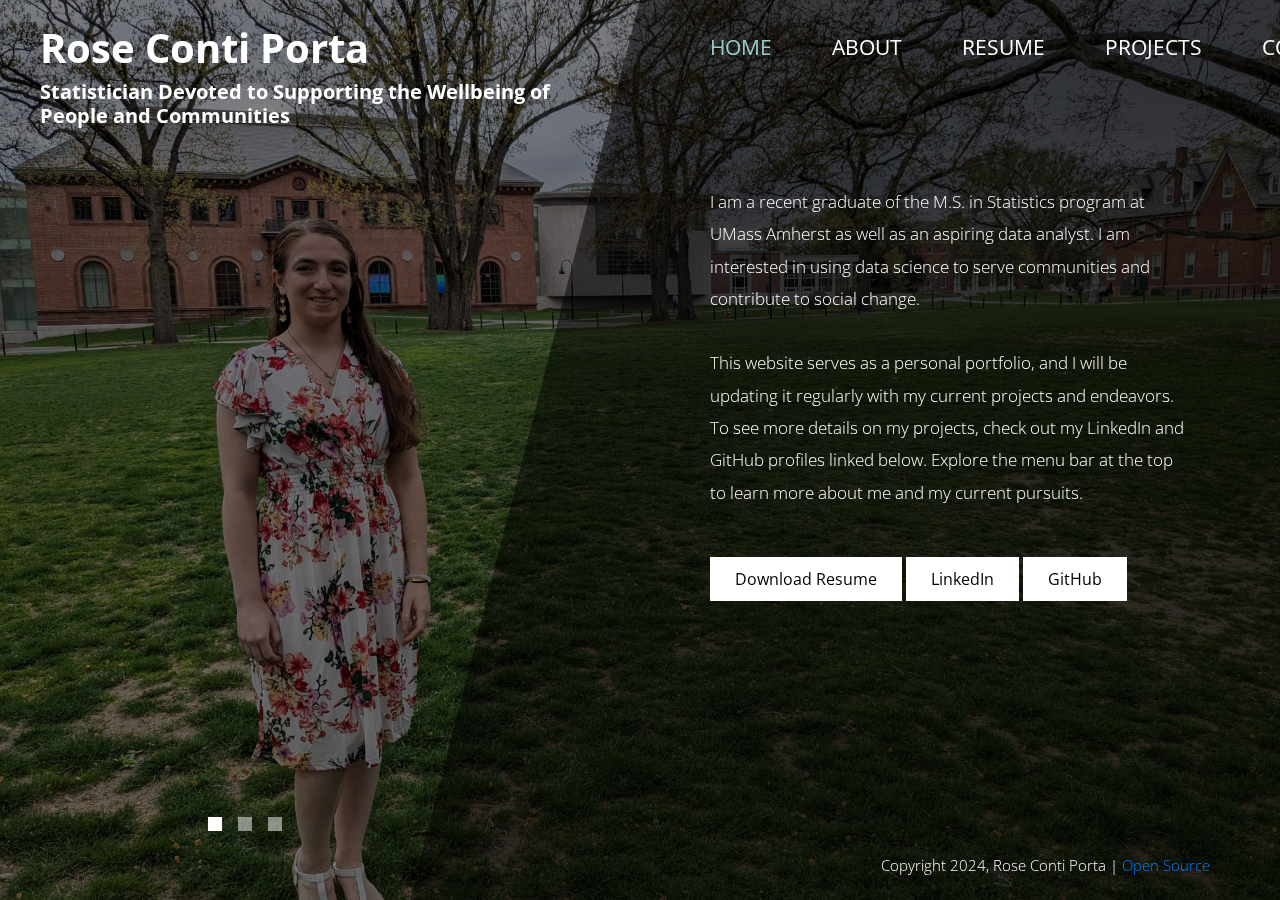
<file: index.html>
<!DOCTYPE html>
<html lang="en">

<head>
    <meta charset="UTF-8">
    <meta name="viewport" content="width=device-width, initial-scale=1.0">
    <meta http-equiv="X-UA-Compatible" content="ie=edge">
    <title>Rose Porta: Home</title>
    <link href="https://fonts.googleapis.com/css?family=Open+Sans:300,400" rel="stylesheet" /> <!-- https://fonts.google.com/ -->
    <link href="css/bootstrap.min.css" rel="stylesheet" /> <!-- https://getbootstrap.com/ -->
    <link href="fontawesome/css/all.min.css" rel="stylesheet" /> <!-- https://fontawesome.com/ -->
    <link href="css/templatemo-diagoona.css" rel="stylesheet" />
</head>

<body>
    <div class="tm-container">        
        <div>
            <div class="tm-row pt-4">
                <div class="tm-col-left">
                    <div class="tm-site-header media">
                        <div class="media-body">
                            <h1 class="tm-sitename" style="color:#ffffff"><b>Rose Conti Porta</b></h1>
                             <h5 style="color:#ffffff"><b>Statistician Devoted to Supporting the Wellbeing of People and Communities</b></h5> 
                        </div>        
                    </div>
                </div>
                <div class="tm-col-right">
                    <nav class="navbar navbar-expand-lg" id="tm-main-nav">
                        <button class="navbar-toggler toggler-example mr-0 ml-auto" type="button" 
                            data-toggle="collapse" data-target="#navbar-nav" 
                            aria-controls="navbar-nav" aria-expanded="false" aria-label="Toggle navigation">
                            <span><i class="fas fa-bars"></i></span>
                        </button>
                        <div class="collapse navbar-collapse tm-nav" id="navbar-nav">
                            <ul class="navbar-nav text-uppercase">
                                <li class="nav-item active">
                                    <a class="nav-link tm-nav-link" href="#">Home <span class="sr-only">(current)</span></a>
                                </li>
                                <li class="nav-item">
                                    <a class="nav-link tm-nav-link" href="about.html">About</a>
                                </li>
                                <li class="nav-item">
                                    <a class="nav-link tm-nav-link" href="resume.html">Resume</a>
                                </li>      
                                <li class="nav-item">
                                    <a class="nav-link tm-nav-link" href="projects.html">Projects</a>
                                </li>                       
                                <li class="nav-item">
                                    <a class="nav-link tm-nav-link" href="mailto:rosecporta@icloud.com">Contact</a>
                                </li>
                            </ul>                            
                        </div>                        
                    </nav>
                </div>
            </div>
            
            <div class="tm-row">
                <div class="tm-col-left"></div>
                <main class="tm-col-right">
                    <section class="tm-content">
                        <!-- <br><h5>Data Science & Community Engagement Student</h5><br> <!-- make that <h2 class="mb-5 tm-content-title"> for prior changes -->
                        <p class="mb-5">I am a recent graduate of the M.S. in Statistics program at UMass Amherst as well as an aspiring data analyst. I am interested in using data science to serve communities and contribute to social change.<br><br>This website serves as a personal portfolio, and I will be updating it regularly with my current projects and endeavors. To see more details on my projects, check out my LinkedIn and GitHub profiles linked below. Explore the menu bar at the top to learn more about me and my current pursuits.</p>
                        <!-- <hr class="mb-5"> -->
                        <a href="https://github.com/rporta23/rporta23.github.io/blob/main/assets/Rose%20Porta%20Resume.pdf" class="btn btn-primary" target="_blank" rel="noopener noreferrer">Download Resume</a>
                        <a href="https://www.linkedin.com/in/rporta23" class="btn btn-primary" rel="noopener noreferrer" target="_blank">LinkedIn</a>
                        <a href="https://github.com/rporta23" class="btn btn-primary" rel="noopener noreferrer" target="_blank">GitHub</a>
                    </section>
                </main>
            </div>
        </div>     

        <div class="tm-row">
            <div class="tm-col-left text-center">            
                <ul class="tm-bg-controls-wrapper">
                    <li class="tm-bg-control active" data-id="0"></li>
                    <li class="tm-bg-control" data-id="1"></li>
                    <li class="tm-bg-control" data-id="2"></li>
                </ul>            
            </div>        
            <div class="tm-col-right tm-col-footer">
                <footer class="tm-site-footer text-right">
                    <p class="mb-0">Copyright 2024, Rose Conti Porta | <a href="https://github.com/rporta23/rporta23.github.io" target="_blank" rel="noopener noreferrer">Open Source</a>
                    <script id="umaring_js" src="https://umaring.mkr.cx/ring.js?id=rporta"></script>
                    <div id="umaring"></div>   
                </footer>
            </div>  
        </div>

        <!-- Diagonal background design -->
        <div class="tm-bg">
            <div class="tm-bg-left"></div>
            <div class="tm-bg-right"></div>
        </div>
    </div>

    <script src="js/jquery-3.4.1.min.js"></script>
    <script src="js/bootstrap.min.js"></script>
    <script src="js/jquery.backstretch.min.js"></script>
    <script src="js/background.js"></script>
    <script src="js/delCookies.js"></script> <!-- We do not need cookies, messes up with bg image and stuff -->
</body>
</html>
</file>
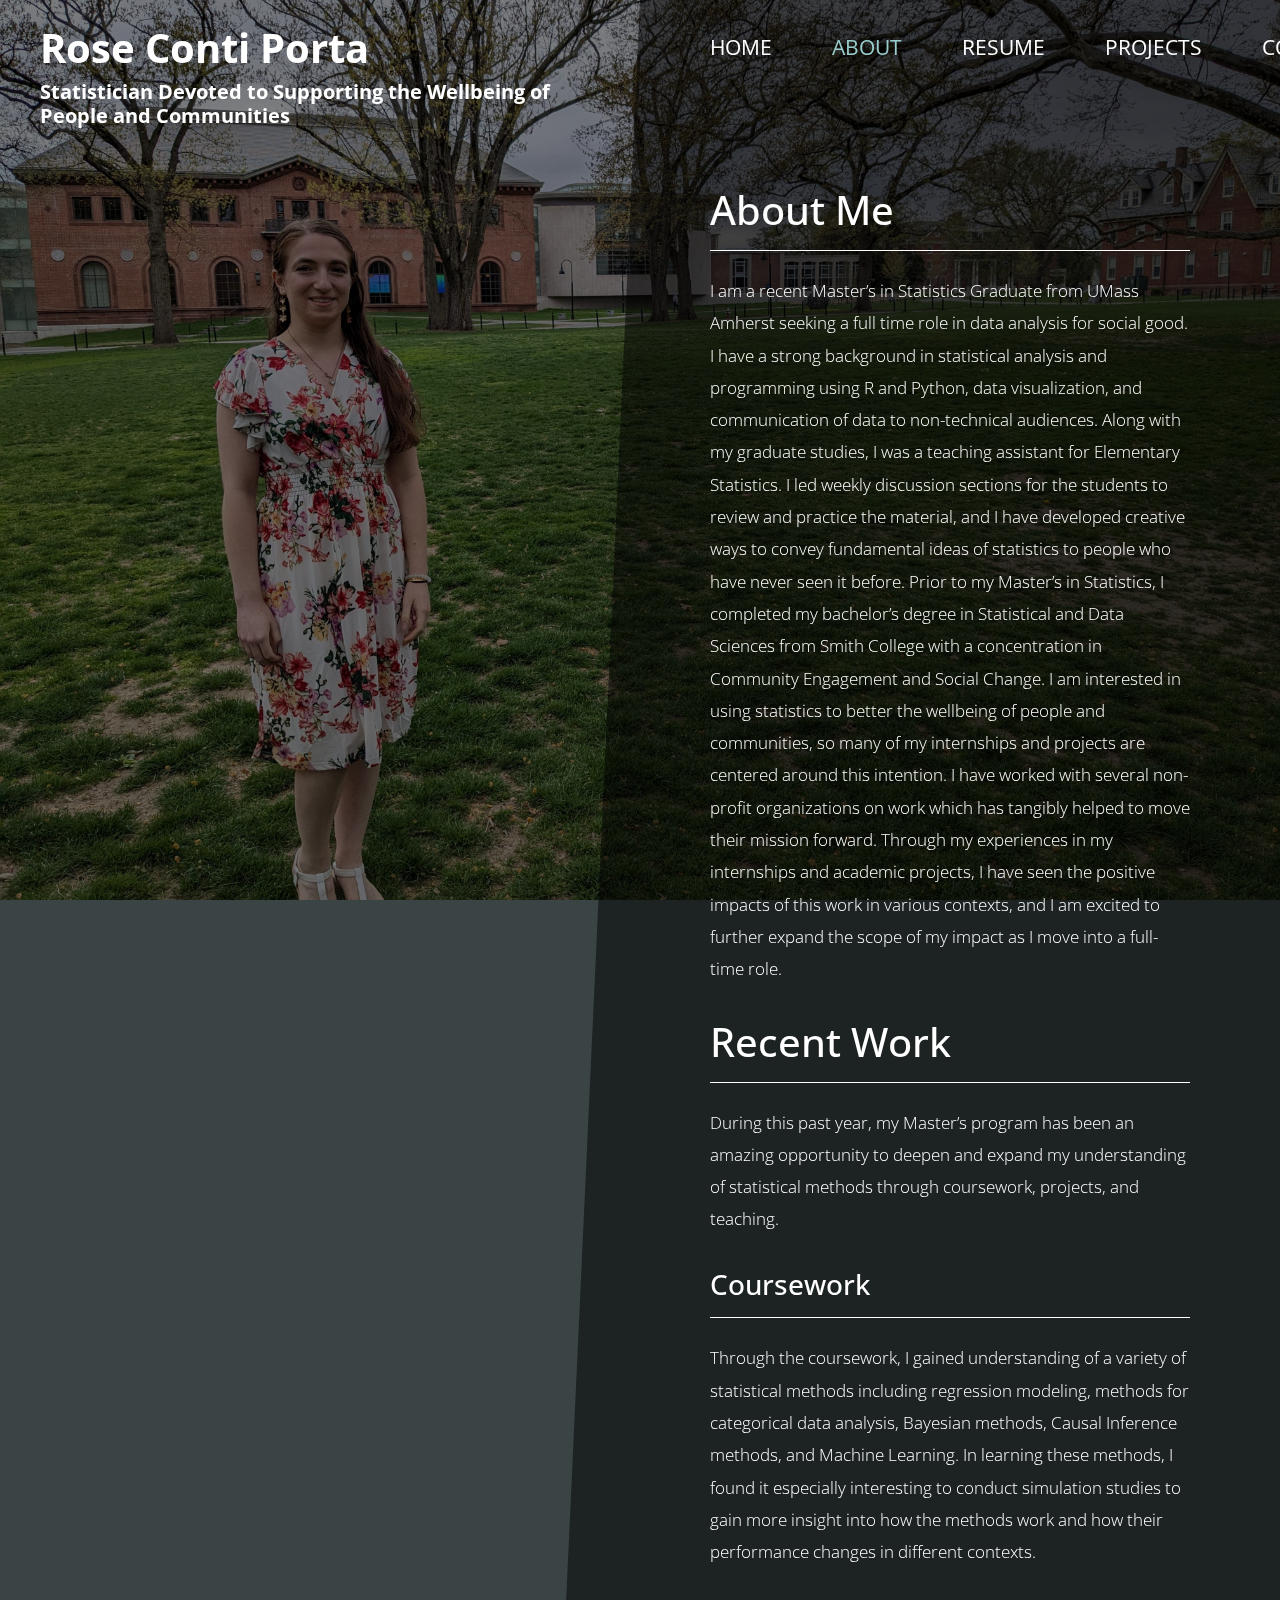
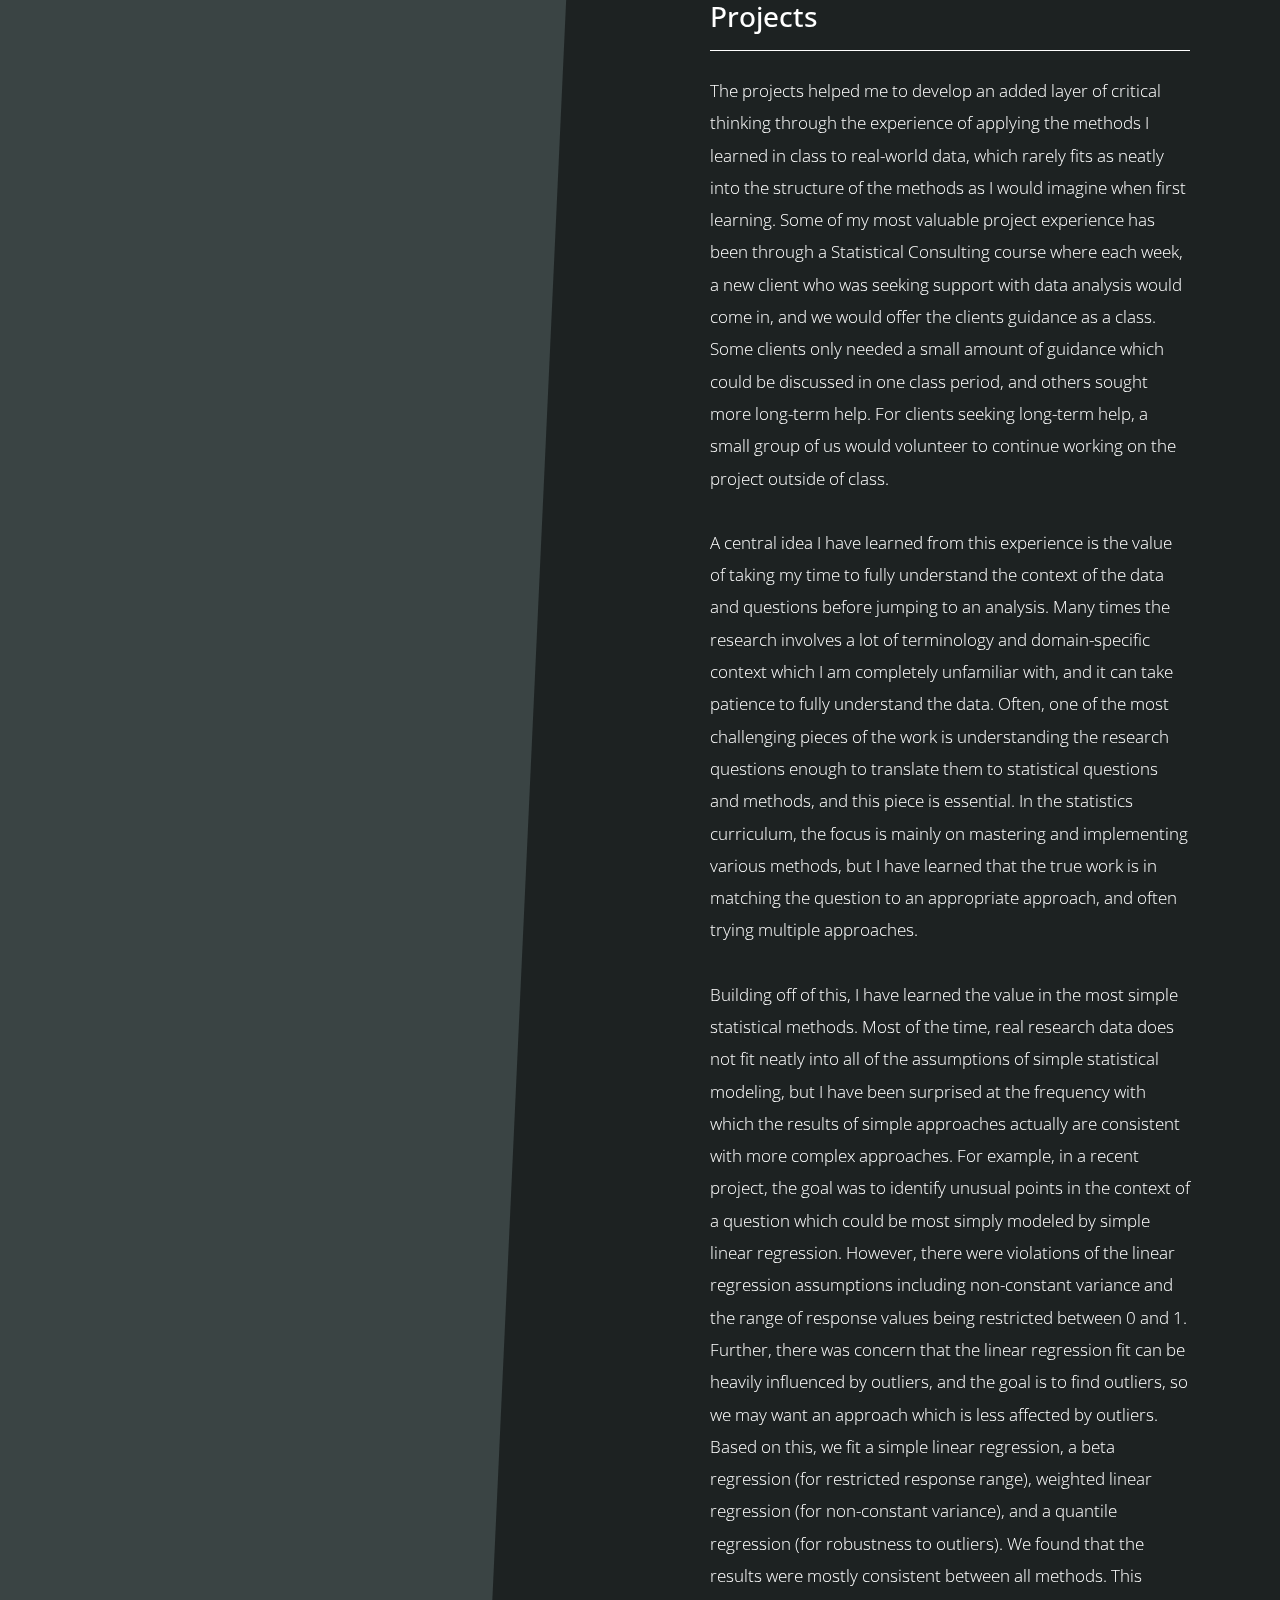
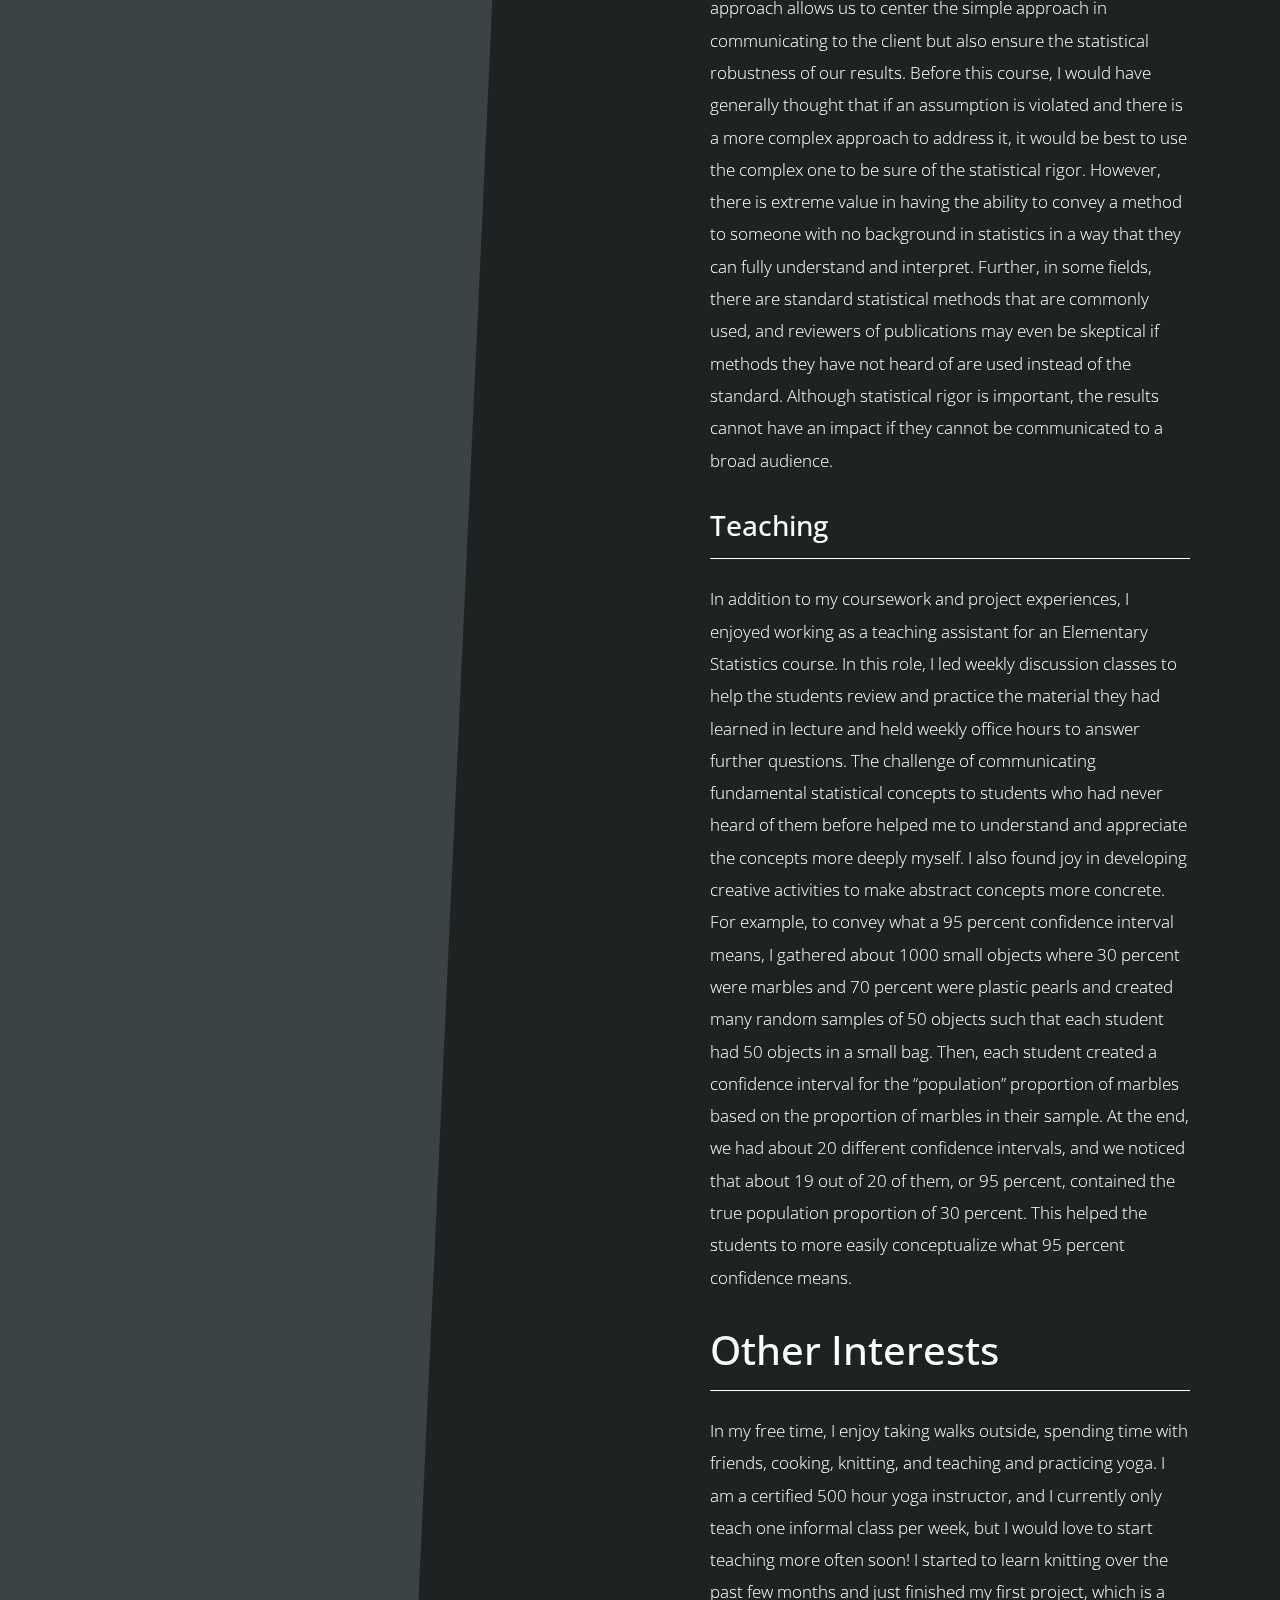
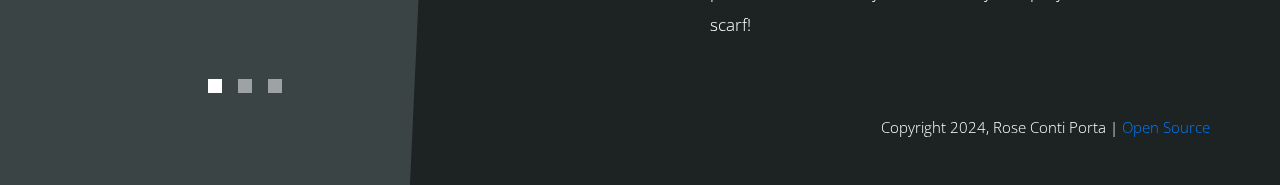
<file: about.html>
<!DOCTYPE html>
<html lang="en">

<head>
    <meta charset="UTF-8">
    <meta name="viewport" content="width=device-width, initial-scale=1.0">
    <meta http-equiv="X-UA-Compatible" content="ie=edge">
    <title>About Me</title>
    <link href="https://fonts.googleapis.com/css?family=Open+Sans:300,400" rel="stylesheet" /> <!-- https://fonts.google.com/ -->
    <link href="css/bootstrap.min.css" rel="stylesheet" /> <!-- https://getbootstrap.com/ -->
    <link href="fontawesome/css/all.min.css" rel="stylesheet" /> <!-- https://fontawesome.com/ -->
    <link href="css/templatemo-diagoona.css" rel="stylesheet" />
</head>

<body>
    <div class="tm-container">        
        <div>
            <div class="tm-row pt-4">
                <div class="tm-col-left">
                    <div class="tm-site-header media">
                        <div class="media-body">
                            <h1 class="tm-sitename" style="color:#ffffff"><b>Rose Conti Porta</b></h1>
                            <h5 style="color: #ffffff;"><b>Statistician Devoted to Supporting the Wellbeing of People and Communities</b></h5>
                        </div>        
                    </div>
                </div>
                <div class="tm-col-right">
                    <nav class="navbar navbar-expand-lg" id="tm-main-nav">
                        <button class="navbar-toggler toggler-example mr-0 ml-auto" type="button" 
                            data-toggle="collapse" data-target="#navbar-nav" 
                            aria-controls="navbar-nav" aria-expanded="false" aria-label="Toggle navigation">
                            <span><i class="fas fa-bars"></i></span>
                        </button>
                        <div class="collapse navbar-collapse tm-nav" id="navbar-nav">
                            <ul class="navbar-nav text-uppercase">
                                <li class="nav-item">
                                    <a class="nav-link tm-nav-link" href="index.html">Home</a>
                                </li>
                                <li class="nav-item active">
                                    <a class="nav-link tm-nav-link" href="about.html">About <span class="sr-only">(current)</span></a>
                                </li>
                                <li class="nav-item">
                                    <a class="nav-link tm-nav-link" href="resume.html">Resume</a>
                                </li>  
                                <li class="nav-item">
                                    <a class="nav-link tm-nav-link" href="projects.html">Projects</a>
                                </li>                          
                                <li class="nav-item">
                                    <a class="nav-link tm-nav-link" href="mailto:rosecporta@icloud.com">Contact</a>
                                </li>
                            </ul>                            
                        </div>                        
                    </nav>
                </div>
            </div> 
            
            <div class="tm-row">
                <div class="tm-col-left"></div>
                <main class="tm-col-right">
                    <section class="tm-content tm-about">
                        <h1>About Me</h1>
                        <hr class="mb-4">
                        <div class="media my-3">
                            <div class="media-body">
                                <p>I am a recent Master’s in Statistics Graduate from UMass Amherst seeking a full time role in data analysis for social good. I have a strong background in statistical analysis and programming using R and Python, data visualization, and communication of data to non-technical audiences. Along with my graduate studies, I was a teaching assistant for Elementary Statistics. I led weekly discussion sections for the students to review and practice the material, and I have developed creative ways to convey fundamental ideas of statistics to people who have never seen it before. Prior to my Master’s in Statistics, I completed my bachelor’s degree in Statistical and Data Sciences from Smith College with a concentration in Community Engagement and Social Change. I am interested in using statistics to better the wellbeing of people and communities, so many of my internships and projects are centered around this intention. I have worked with several non-profit organizations on work which has tangibly helped to move their mission forward. Through my experiences in my internships and academic projects, I have seen the positive impacts of this work in various contexts, and I am excited to further expand the scope of my impact as I move into a full-time role.</p>
                            </div> 
                        </div>

                        <h1>Recent Work</h1>
                        <hr class="mb-4">
                        
                        <div class="media my-3">
                            <div class="media-body">
                                <p>During this past year, my Master’s program has been an amazing opportunity to deepen and expand my understanding of statistical methods through coursework, projects, and teaching.</p>
                            </div> 
                        </div>

                        <h3>Coursework</h3>
                        <hr class="mb-4">

                        <div class="media my-3">
                            <div class="media-body">
                                <p> Through the coursework, I gained understanding of a variety of statistical methods including regression modeling, methods for categorical data analysis, Bayesian methods, Causal Inference methods, and Machine Learning. In learning these methods, I found it especially interesting to conduct simulation studies to gain more insight into how the methods work and how their performance changes in different contexts. 
                                </p>
                            </div> 
                        </div>

                        <h3>Projects</h3>
                        <hr class="mb-4">

                        <div class="media my-3">
                            <div class="media-body">
                                <p> The projects helped me to develop an added layer of critical thinking through the experience of applying the methods I learned in class to real-world data, which rarely fits as neatly into the structure of the methods as I would imagine when first learning. Some of my most valuable project experience has been through a Statistical Consulting course where each week, a new client who was seeking support with data analysis would come in, and we would offer the clients guidance as a class. Some clients only needed a small amount of guidance which could be discussed in one class period, and others sought more long-term help. For clients seeking long-term help, a small group of us would volunteer to continue working on the project outside of class. 
                                </p>
                            </div> 
                        </div>
                    <div class="media my-3">
                        <div class="media-body">
                            <p> A central idea I have learned from this experience is the value of taking my time to fully understand the context of the data and questions before jumping to an analysis. Many times the research involves a lot of terminology and domain-specific context which I am completely unfamiliar with, and it can take patience to fully understand the data. Often, one of the most challenging pieces of the work is understanding the research questions enough to translate them to statistical questions and methods, and this piece is essential. In the statistics curriculum, the focus is mainly on mastering and implementing various methods, but I have learned that the true work is in matching the question to an appropriate approach, and often trying multiple approaches. 
                            </p>
                        </div> 
                    </div>
                <div class="media my-3">
                    <div class="media-body">
                        <p> Building off of this, I have learned the value in the most simple statistical methods. Most of the time, real research data does not fit neatly into all of the assumptions of simple statistical modeling, but I have been surprised at the frequency with which the results of simple approaches actually are consistent with more complex approaches. For example, in a recent project, the goal was to identify unusual points in the context of a question which could be most simply modeled by simple linear regression. However, there were violations of the linear regression assumptions including non-constant variance and the range of response values being restricted between 0 and 1. Further, there was concern that the linear regression fit can be heavily influenced by outliers, and the goal is to find outliers, so we may want an approach which is less affected by outliers. Based on this, we fit a simple linear regression, a beta regression (for restricted response range), weighted linear regression (for non-constant variance), and a quantile regression (for robustness to outliers). We found that the results were mostly consistent between all methods. This approach allows us to center the simple approach in communicating to the client but also ensure the statistical robustness of our results. Before this course, I would have generally thought that if an assumption is violated and there is a more complex approach to address it, it would be best to use the complex one to be sure of the statistical rigor. However, there is extreme value in having the ability to convey a method to someone with no background in statistics in a way that they can fully understand and interpret. Further, in some fields, there are standard statistical methods that are commonly used, and reviewers of publications may even be skeptical if methods they have not heard of are used instead of the standard. Although statistical rigor is important, the results cannot have an impact if they cannot be communicated to a broad audience. 
                        </p>
                    </div> 
                </div>

                <h3>Teaching</h3>
                <hr class="mb-4">

                <div class="media my-3">
                    <div class="media-body">
                        <p> In addition to my coursework and project experiences, I enjoyed working as a teaching assistant for an Elementary Statistics course. In this role, I led weekly discussion classes to help the students review and practice the material they had learned in lecture and held weekly office hours to answer further questions. The challenge of communicating fundamental statistical concepts to students who had never heard of them before helped me to understand and appreciate the concepts more deeply myself. I also found joy in developing creative activities to make abstract concepts more concrete. For example, to convey what a 95 percent confidence interval means, I gathered about 1000 small objects where 30 percent were marbles and 70 percent were plastic pearls and created many random samples of 50 objects such that each student had 50 objects in a small bag. Then, each student created a confidence interval for the “population” proportion of marbles based on the proportion of marbles in their sample. At the end, we had about 20 different confidence intervals, and we noticed that about 19 out of 20 of them, or 95 percent, contained the true population proportion of 30 percent. This helped the students to more easily conceptualize what 95 percent confidence means.  
                        </p>
                    </div> 
            </div>

            <h1>Other Interests</h1>
            <hr class="mb-4">

                        <div class="media my-3">
                            <div class="media-body">
                                <p> In my free time, I enjoy taking walks outside, spending time with friends, cooking, knitting, and teaching and practicing yoga. I am a certified 500 hour yoga instructor, and I currently only teach one informal class per week, but I would love to start teaching more often soon! I started to learn knitting over the past few months and just finished my first project, which is a scarf! </p>
                            </div> 
                        </div>
                    </section>
                </main>
            </div>
        </div>        

        <div class="tm-row">
            <div class="tm-col-left text-center">            
                <ul class="tm-bg-controls-wrapper">
                    <li class="tm-bg-control active" data-id="0"></li>
                    <li class="tm-bg-control" data-id="1"></li>
                    <li class="tm-bg-control" data-id="2"></li>
                </ul>            
            </div>        
            <div class="tm-col-right tm-col-footer">
                <footer class="tm-site-footer text-right">
                    <p class="mb-0">Copyright 2024, Rose Conti Porta | <a href="https://github.com/rporta23/rporta23.github.io" target="_blank" rel="noopener noreferrer">Open Source</a></p>
                    <script id="umaring_js" src="https://umaring.mkr.cx/ring.js?id=rporta"></script>
                    <div id="umaring"></div><br>  
                </footer>
            </div>   
        </div>        

        <!-- Diagonal background design -->
        <div class="tm-bg">
            <div class="tm-bg-left"></div>
            <div class="tm-bg-right"></div>
        </div>
    </div>

    <script src="js/jquery-3.4.1.min.js"></script>
    <script src="js/bootstrap.min.js"></script>
    <script src="js/jquery.backstretch.min.js"></script>
    <script src="js/background.js"></script>
</body>
</html>
</file>
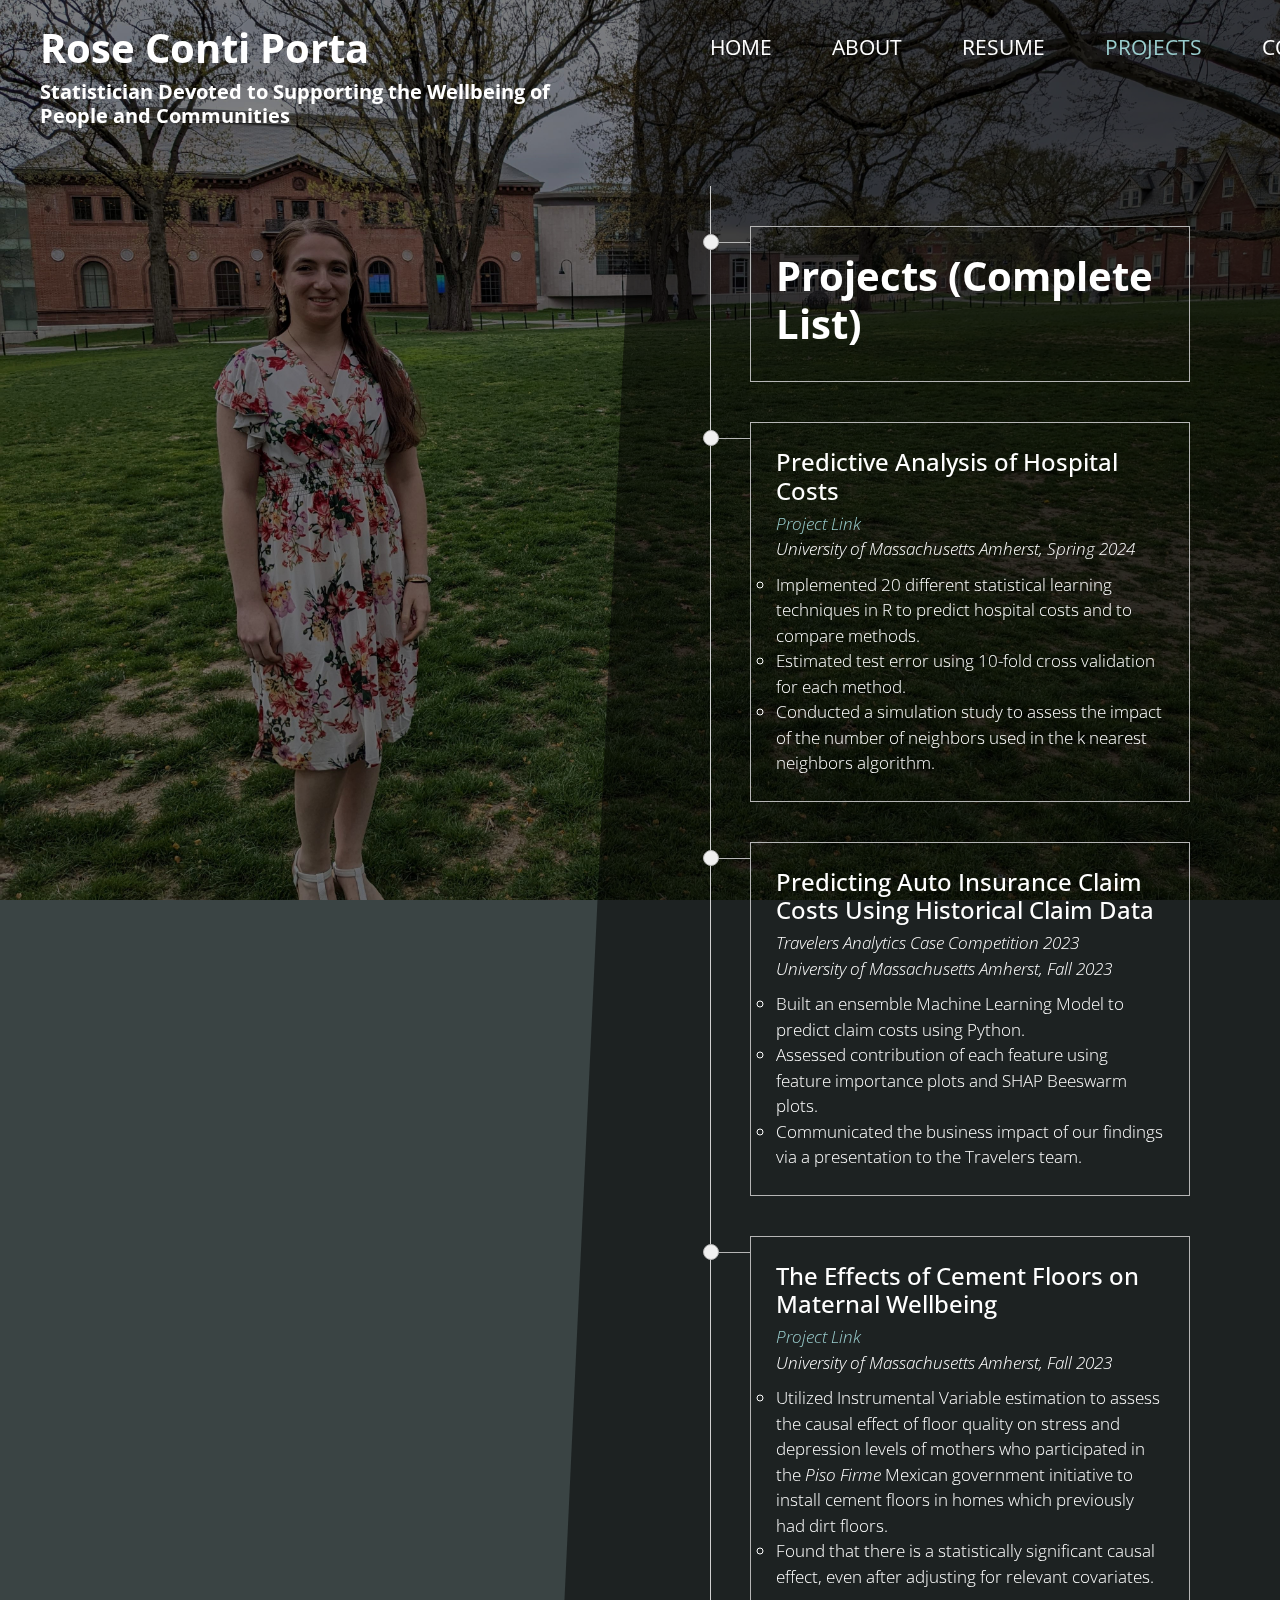
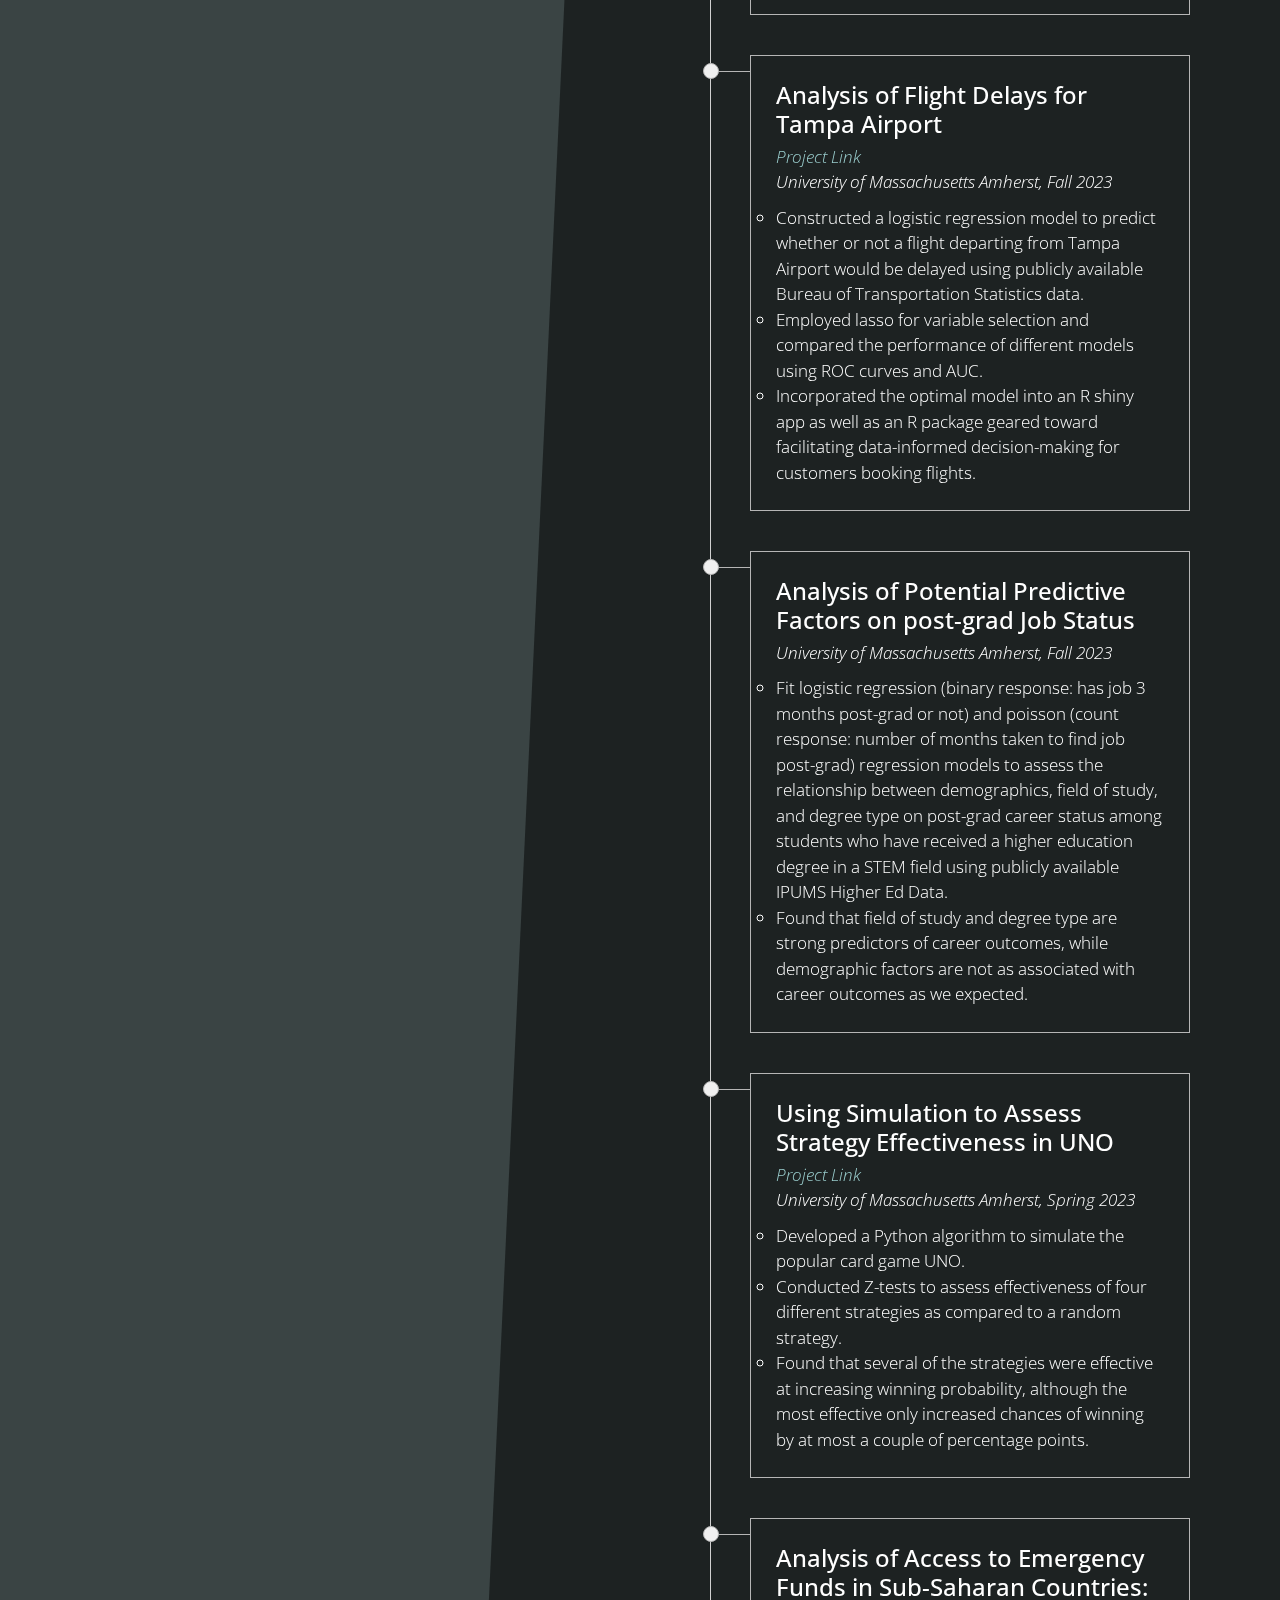
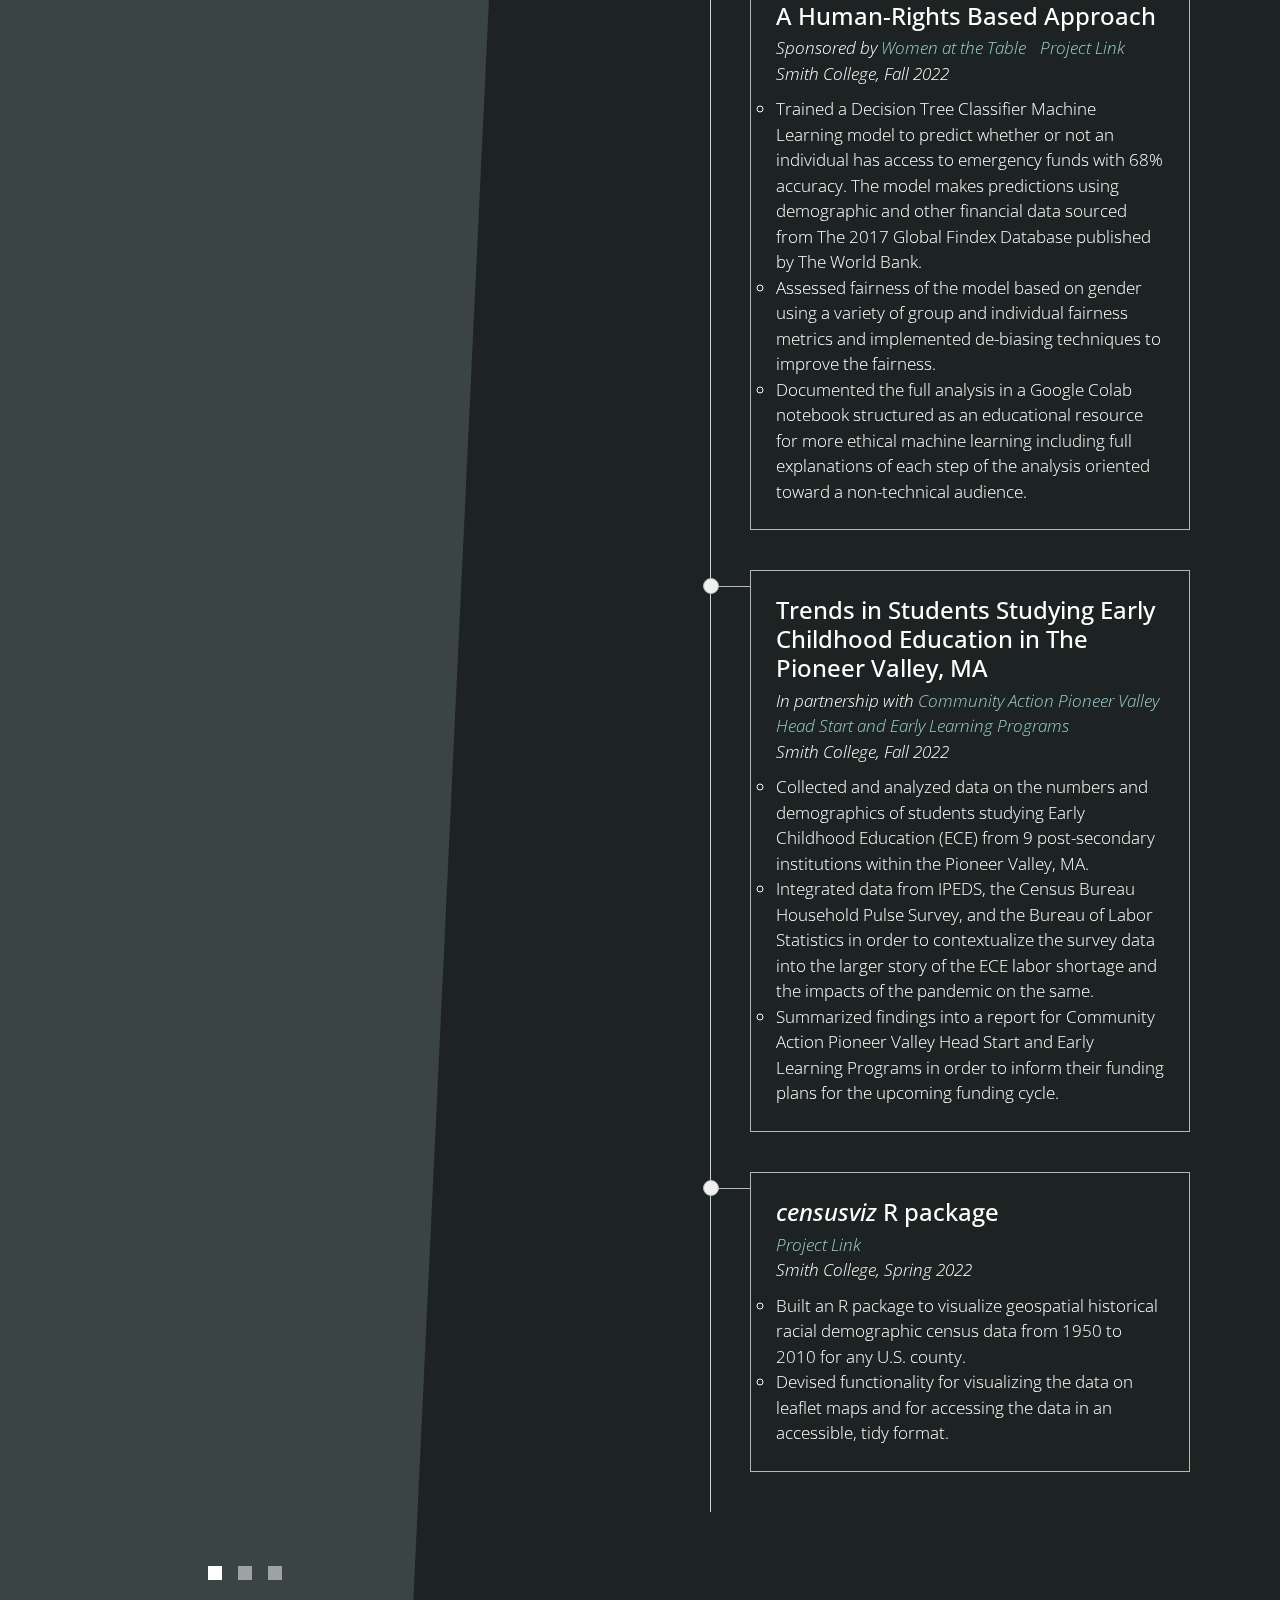
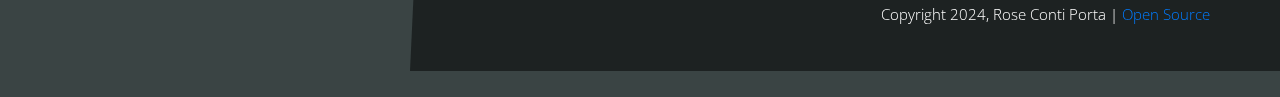
<file: projects.html>
<!DOCTYPE html>
<html lang="en">

<head>
    <meta charset="UTF-8">
    <meta name="viewport" content="width=device-width, initial-scale=1.0">
    <meta http-equiv="X-UA-Compatible" content="ie=edge">
    <title>Rose Porta: Resume</title>
    <link href="https://fonts.googleapis.com/css?family=Open+Sans:300,400" rel="stylesheet" /> <!-- https://fonts.google.com/ -->
    <link href="css/bootstrap.min.css" rel="stylesheet" /> <!-- https://getbootstrap.com/ -->
    <link href="fontawesome/css/all.min.css" rel="stylesheet" /> <!-- https://fontawesome.com/ -->
    <link href="css/templatemo-diagoona.css" rel="stylesheet" />
</head>

<body>
    <div class="tm-container">        
        <div>
            <div class="tm-row pt-4">
                <div class="tm-col-left">
                    <div class="tm-site-header media">
                        <div class="media-body">
                            <h1 class="tm-sitename" style="color:#ffffff"><b>Rose Conti Porta</b></h1>
                            <h5 style="color:#ffffff"><b>Statistician Devoted to Supporting the Wellbeing of People and Communities</b></h5>
                        </div>        
                    </div>
                </div>
                <div class="tm-col-right">
                    <nav class="navbar navbar-expand-lg" id="tm-main-nav">
                        <button class="navbar-toggler toggler-example mr-0 ml-auto" type="button" 
                            data-toggle="collapse" data-target="#navbar-nav" 
                            aria-controls="navbar-nav" aria-expanded="false" aria-label="Toggle navigation">
                            <span><i class="fas fa-bars"></i></span>
                        </button>
                        <div class="collapse navbar-collapse tm-nav" id="navbar-nav">
                            <ul class="navbar-nav text-uppercase">
                                <li class="nav-item">
                                    <a class="nav-link tm-nav-link" href="index.html">Home</a>
                                </li>
                                <li class="nav-item">
                                    <a class="nav-link tm-nav-link" href="about.html">About</a>
                                </li>
                                <li class="nav-item">
                                    <a class="nav-link tm-nav-link" href="resume.html">Resume</a>
                                </li>
                                <li class="nav-item active">
                                    <a class="nav-link tm-nav-link" href="projects.html">Projects<span class="sr-only">(current)</span></a>
                                </li>                            
                                <li class="nav-item">
                                    <a class="nav-link tm-nav-link" href="mailto:rosecporta@icloud.com">Contact</a>
                                </li>
                            </ul>                            
                        </div>                        
                    </nav>
                </div>
            </div>
            
            <div class="tm-row">
                <div class="tm-col-left"></div>
                <main class="tm-col-right">
                    <section class="tm-content">
                        <div class="media my-3 mb-5 tm-service-media tm-service-media-img-l">
                            <!-- Edit Stuff Here -->
                            <ul class='timeline' >
                                <li>
									<div class='timeline-content' >
										<h1><b>Projects (Complete List)</b></h1>
									</div>
								</li>

                                <li>
                                    <div class="timeline-content">
                                        <h4>Predictive Analysis of Hospital Costs</h4>

                                        <em>
                                            <span><span><a href="https://github.com/rporta23/hospital-costs" style="color:#9CC" target="_blank" rel="noopener noreferrer">Project Link</a></span><br></span>
                                            <span>University of Massachusetts Amherst, Spring 2024</span>
                                        </em>

                                        <p>
                                            <ul>
                                                <li>Implemented 20 different statistical learning techniques in R  to predict hospital costs and to compare methods.</li>
                                                <li>Estimated test error using 10-fold cross validation for each method.</li>
                                                <li>Conducted a simulation study to assess the impact of the number of neighbors used in the k nearest neighbors algorithm.</li>
                                            </ul>
                                        </p>
                                    </div>
                                </li>


                                <li>
                                    <div class="timeline-content">
                                        <h4>Predicting Auto Insurance Claim Costs Using Historical Claim Data</h4>

                                        <em>
                                            <span>Travelers Analytics Case Competition 2023</span><br>
                                            <span>University of Massachusetts Amherst, Fall 2023</span>
                                        </em>

                                        <p>
                                            <ul>
                                                <li>Built an ensemble Machine Learning Model to predict claim costs using Python.</li>
                                                <li>Assessed contribution of each feature using feature importance plots and SHAP Beeswarm plots.</li>
                                                <li>Communicated the business impact of our findings via a presentation to the Travelers team.</li>
                                            </ul>
                                        </p>
                                    </div>
                                </li>
                                <li>
                                    <div class="timeline-content">
                                        <h4>The Effects of Cement Floors on Maternal Wellbeing</h4>

                                        <em>
                                            <span><a href="https://github.com/rporta23/causal-project/blob/main/590C_project_report.pdf" style="color:#9CC" target="_blank" rel="noopener noreferrer">Project Link</a></span><br>
                                            <span>University of Massachusetts Amherst, Fall 2023</span>
                                        </em>

                                        <p>
                                            <ul>
                                                <li>Utilized Instrumental Variable estimation to assess the causal effect of floor quality on stress and depression levels of mothers who participated in the <i>Piso Firme</i> Mexican government initiative to install cement floors in homes which previously had dirt floors.</li>
                                                <li>Found that there is a statistically significant causal effect, even after adjusting for relevant covariates.</li>

                                            </ul>
                                        </p>
                                    </div>
                                </li>
                                <li>
                                    <div class="timeline-content">
                                        <h4>Analysis of Flight Delays for Tampa Airport</h4>

                                        <em>
                                            <span><a href="https://github.com/rporta23/691P/blob/main/ST691P_FinalVersion3.pdf" style="color:#9CC" target="_blank" rel="noopener noreferrer">Project Link</a></span><br>
                                            <span>University of Massachusetts Amherst, Fall 2023</span>
                                        </em>

                                        <p>
                                            <ul>
                                                <li>Constructed a logistic regression model to predict whether or not a flight departing from Tampa Airport would be delayed using publicly available Bureau of Transportation Statistics data.</li>
                                                <li>Employed lasso for variable selection and compared the performance of different models using ROC curves and AUC.</li>
                                                <li>Incorporated the optimal model into an R shiny app as well as an R package geared toward facilitating data-informed decision-making for customers booking flights.</li>
                                            </ul>
                                        </p>
                                    </div>
                                </li>
                                <li>
                                    <div class="timeline-content">
                                        <h4>Analysis of Potential Predictive Factors on post-grad Job Status</h4>

                                        <em>
                    
                                            <span>University of Massachusetts Amherst, Fall 2023</span>
                                        </em>

                                        <p>
                                            <ul>
                                                <li>Fit logistic regression (binary response: has job 3 months post-grad or not) and poisson (count response: number of months taken to find job post-grad) regression models to assess the relationship between demographics, field of study, and degree type on post-grad career status among students who have received a higher education degree in a STEM field using publicly available IPUMS Higher Ed Data.</li>
                                                <li>Found that field of study and degree type are strong predictors of career outcomes, while demographic factors are not as associated with career outcomes as we expected.</li>
                                               
                                            </ul>
                                        </p>
                                    </div>
                                </li>
                                
                                <li>
                                    <div class="timeline-content">
                                        <h4>Using Simulation to Assess Strategy Effectiveness in UNO</h4>

                                        <em>
                                            <span><a href="https://github.com/rporta23/draw4 " style="color:#9CC" target="_blank" rel="noopener noreferrer">Project Link</a></span><br>
                                            <span>University of Massachusetts Amherst, Spring 2023</span>
                                        </em>

                                        <p>
                                            <ul>
                                                <li>Developed a Python algorithm to simulate the popular card game UNO.</li>
                                                <li>Conducted Z-tests to assess effectiveness of four different strategies as compared to a random strategy.</li>
                                                <li>Found that several of the strategies were effective at increasing winning probability, although the most effective only increased chances of winning by at most a couple of percentage points.</li>
                                            </ul>
                                        </p>
                                    </div>
                                </li>
                                <li>
                                    <div class="timeline-content">
                                        <h4>Analysis of Access to Emergency Funds in Sub-Saharan Countries: A Human-Rights Based Approach</h4>

                                        <em>
                                            <span>Sponsored by <a href="https://www.womenatthetable.net/" style="color:#9CC" target="_blank" rel="noopener noreferrer">Women at the Table</a></span>
                                            <span><a href="https://github.com/sds-capstone/2022-09-proj7-women-at-table" style="color:#9CC" target="_blank" rel="noopener noreferrer">Project Link</a></span><br>
                                            <span>Smith College, Fall 2022</span>
                                        </em>

                                        <p>
                                            <ul>
                                                <li>Trained a Decision Tree Classifier Machine Learning model to predict whether or not an individual has access to emergency funds with 68% accuracy. The model makes predictions using demographic and other financial data sourced from The 2017 Global Findex Database published by The World Bank.</li>
                                                <li>Assessed fairness of the model based on gender using a variety of group and individual fairness metrics and implemented de-biasing techniques to improve the fairness.</li>
                                                <li>Documented the full analysis in a Google Colab notebook structured as an educational resource for more ethical machine learning including full explanations of each step of the analysis oriented toward a non-technical audience.</li>
                                            </ul>
                                        </p>
                                    </div>
                                </li>
                                
                                <li>
                                    <div class="timeline-content">
                                        <h4>Trends in Students Studying Early Childhood Education in The Pioneer Valley, MA</h4>

                                        <em>
                                            <span>In partnership with <a href="https://www.communityaction.us/head-start-early-learning-programs" style="color:#9CC" target="_blank" rel="noopener noreferrer">Community Action Pioneer Valley Head Start and Early Learning Programs</a></span><br>
                                            <span>Smith College, Fall 2022</span>
                                        </em>

                                        <p>
                                            <ul>
                                                <li>Collected and analyzed data on the numbers and demographics of students studying Early Childhood Education (ECE) from 9 post-secondary institutions within the Pioneer Valley, MA.</li>
                                                <li>Integrated data from IPEDS, the Census Bureau Household Pulse Survey, and the Bureau of Labor Statistics in order to contextualize the survey data into the larger story of the ECE labor shortage and the impacts of the pandemic on the same.</li>
                                                <li>Summarized findings into a report for Community Action Pioneer Valley Head Start and Early Learning Programs in order to inform their funding plans for the upcoming funding cycle.</li>
                                            </ul>
                                        </p>
                                    </div>
                                </li>
                      
                                <li>
                                    <div class="timeline-content">
                                        <h4><i>censusviz</i> R package</h4>

                                        <em>
                                            <span><a href="https://github.com/rporta23/censusviz" style="color:#9CC" target="_blank" rel="noopener noreferrer">Project Link</a></span><br>
                                            <span>Smith College, Spring 2022</span>
                                        </em>

                                        <p>
                                            <ul>
                                                <li>Built an R package to visualize geospatial historical racial demographic census data from 1950 to 2010 for any U.S. county.</li>
                                                <li>Devised functionality for visualizing the data on leaflet maps and for accessing the data in an accessible, tidy format.</li>
                                            </ul>
                                        </p>
                                    </div>
                                </li>
                                
							</ul>
                        </div>                      
                    </section>
                </main>
            </div>
        </div>        

        <div class="tm-row">
            <div class="tm-col-left text-center">            
                <ul class="tm-bg-controls-wrapper">
                    <li class="tm-bg-control active" data-id="0"></li>
                    <li class="tm-bg-control" data-id="1"></li>
                    <li class="tm-bg-control" data-id="2"></li>
                </ul>            
            </div>        
            <div class="tm-col-right tm-col-footer">
                <footer class="tm-site-footer text-right">
                    <p class="mb-0">Copyright 2024, Rose Conti Porta | <a href="https://github.com/rporta23/rporta23.github.io" target="_blank" rel="noopener noreferrer">Open Source</a>
                    <script id="umaring_js" src="https://umaring.mkr.cx/ring.js?id=rporta"></script>
                    <div id="umaring"></div><br>  
                </footer>
            </div>  
        </div>        

        <!-- Diagonal background design -->
        <div class="tm-bg">
            <div class="tm-bg-left"></div>
            <div class="tm-bg-right"></div>
        </div>
    </div>

    <script src="js/jquery-3.4.1.min.js"></script>
    <script src="js/bootstrap.min.js"></script>
    <script src="js/jquery.backstretch.min.js"></script>
    <script src="js/background.js"></script>
</body>

</html>
</file>
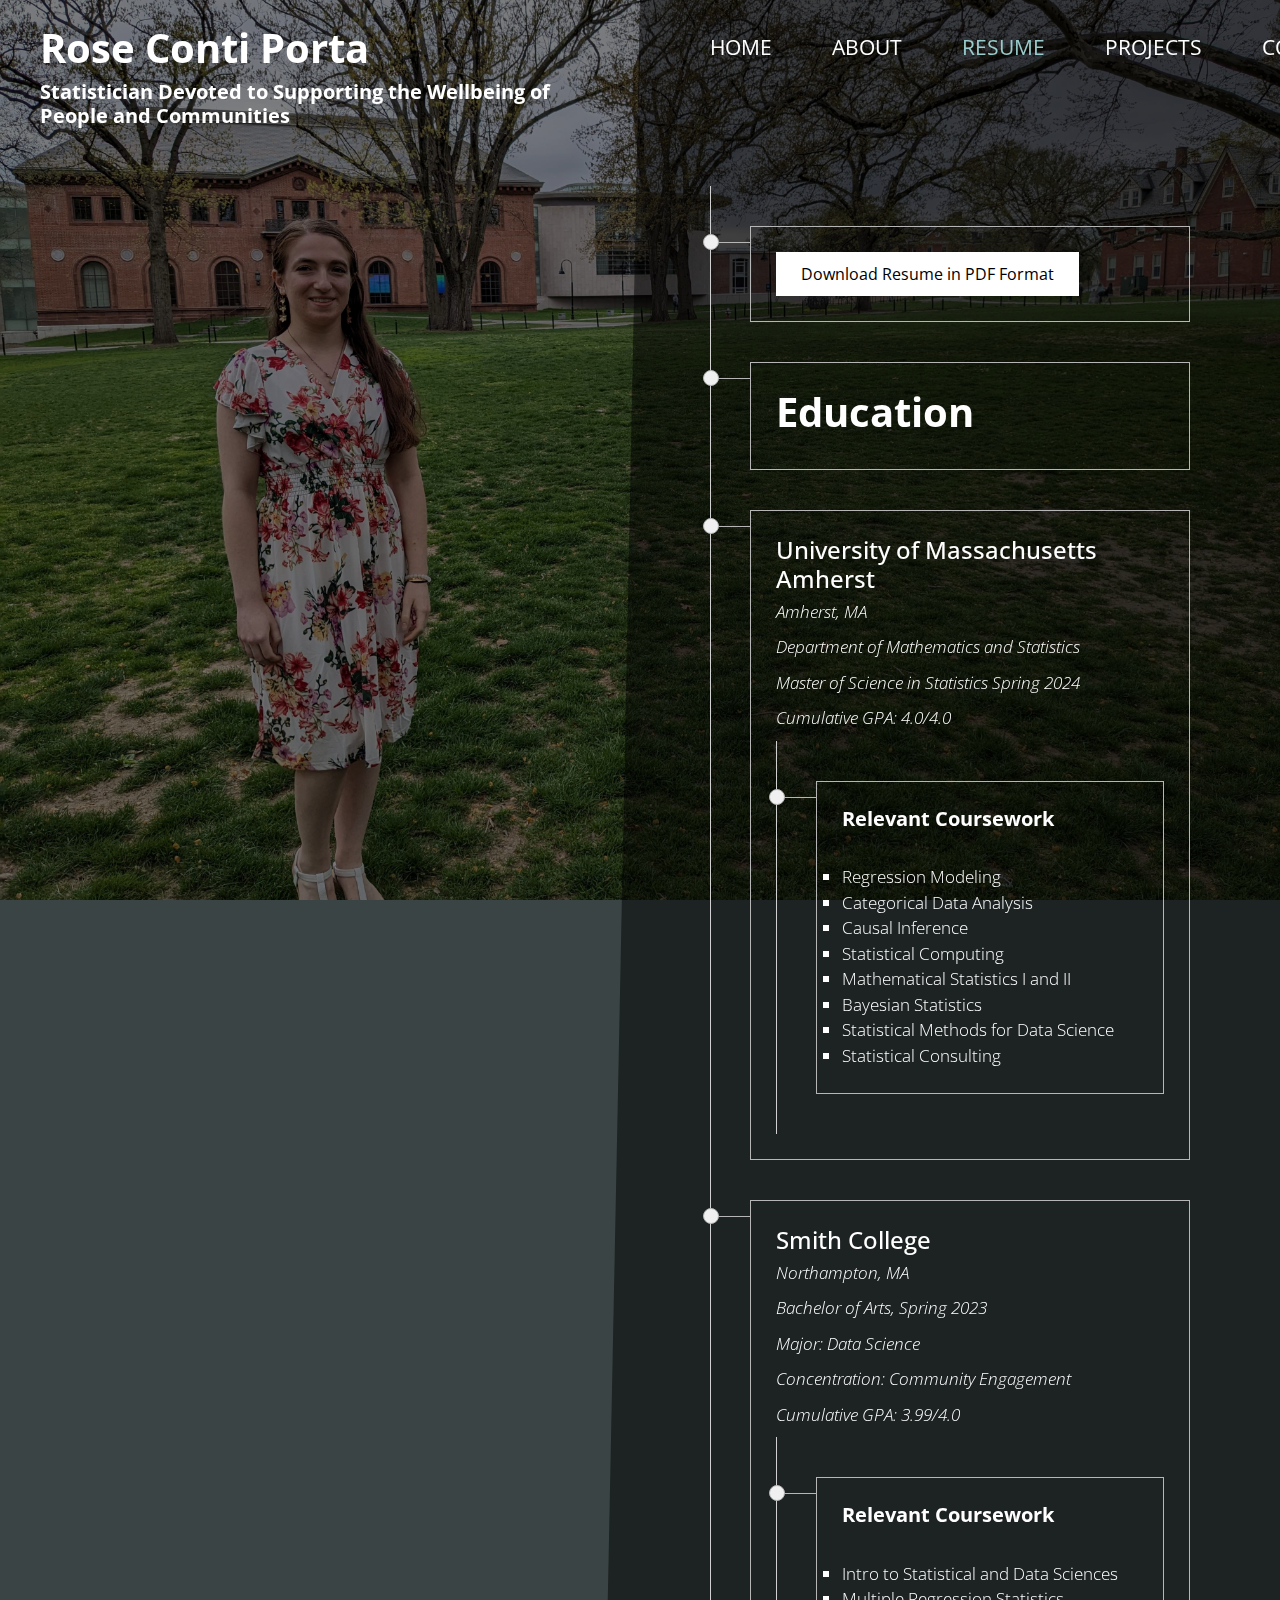
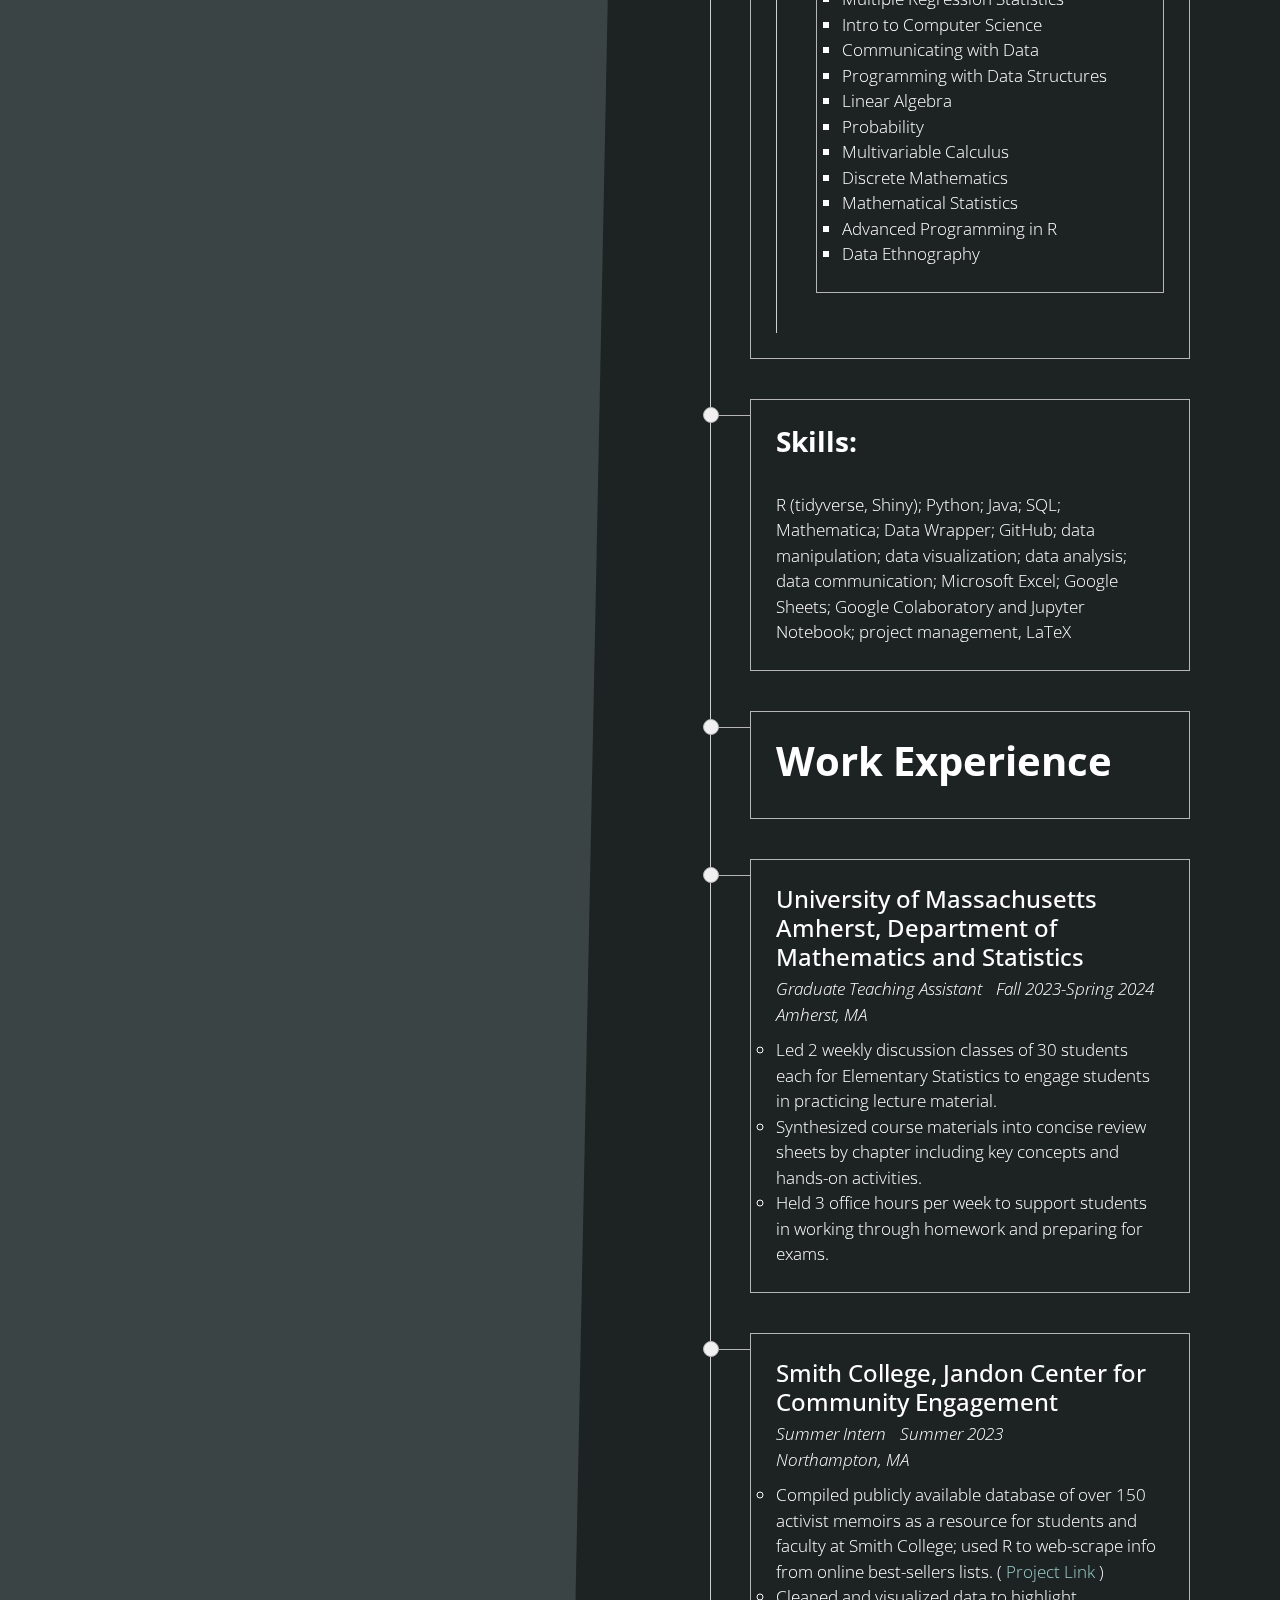
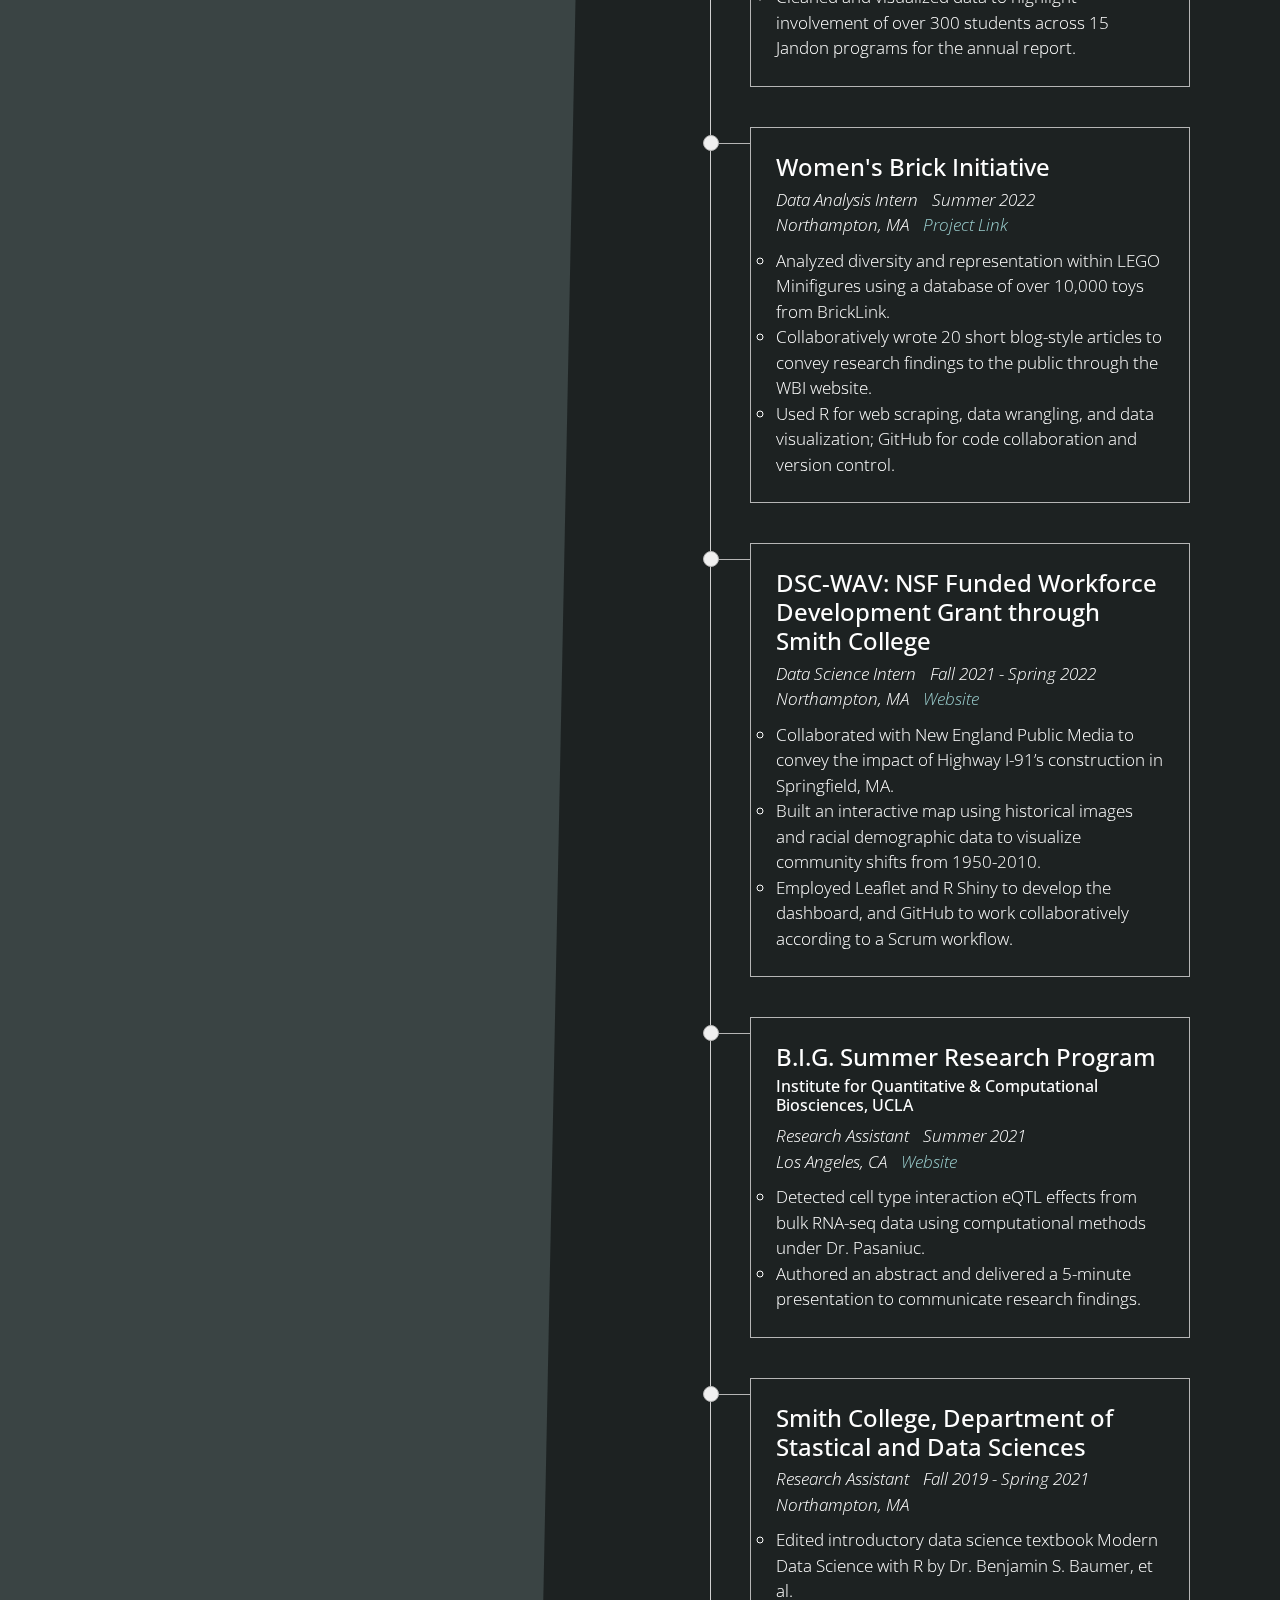
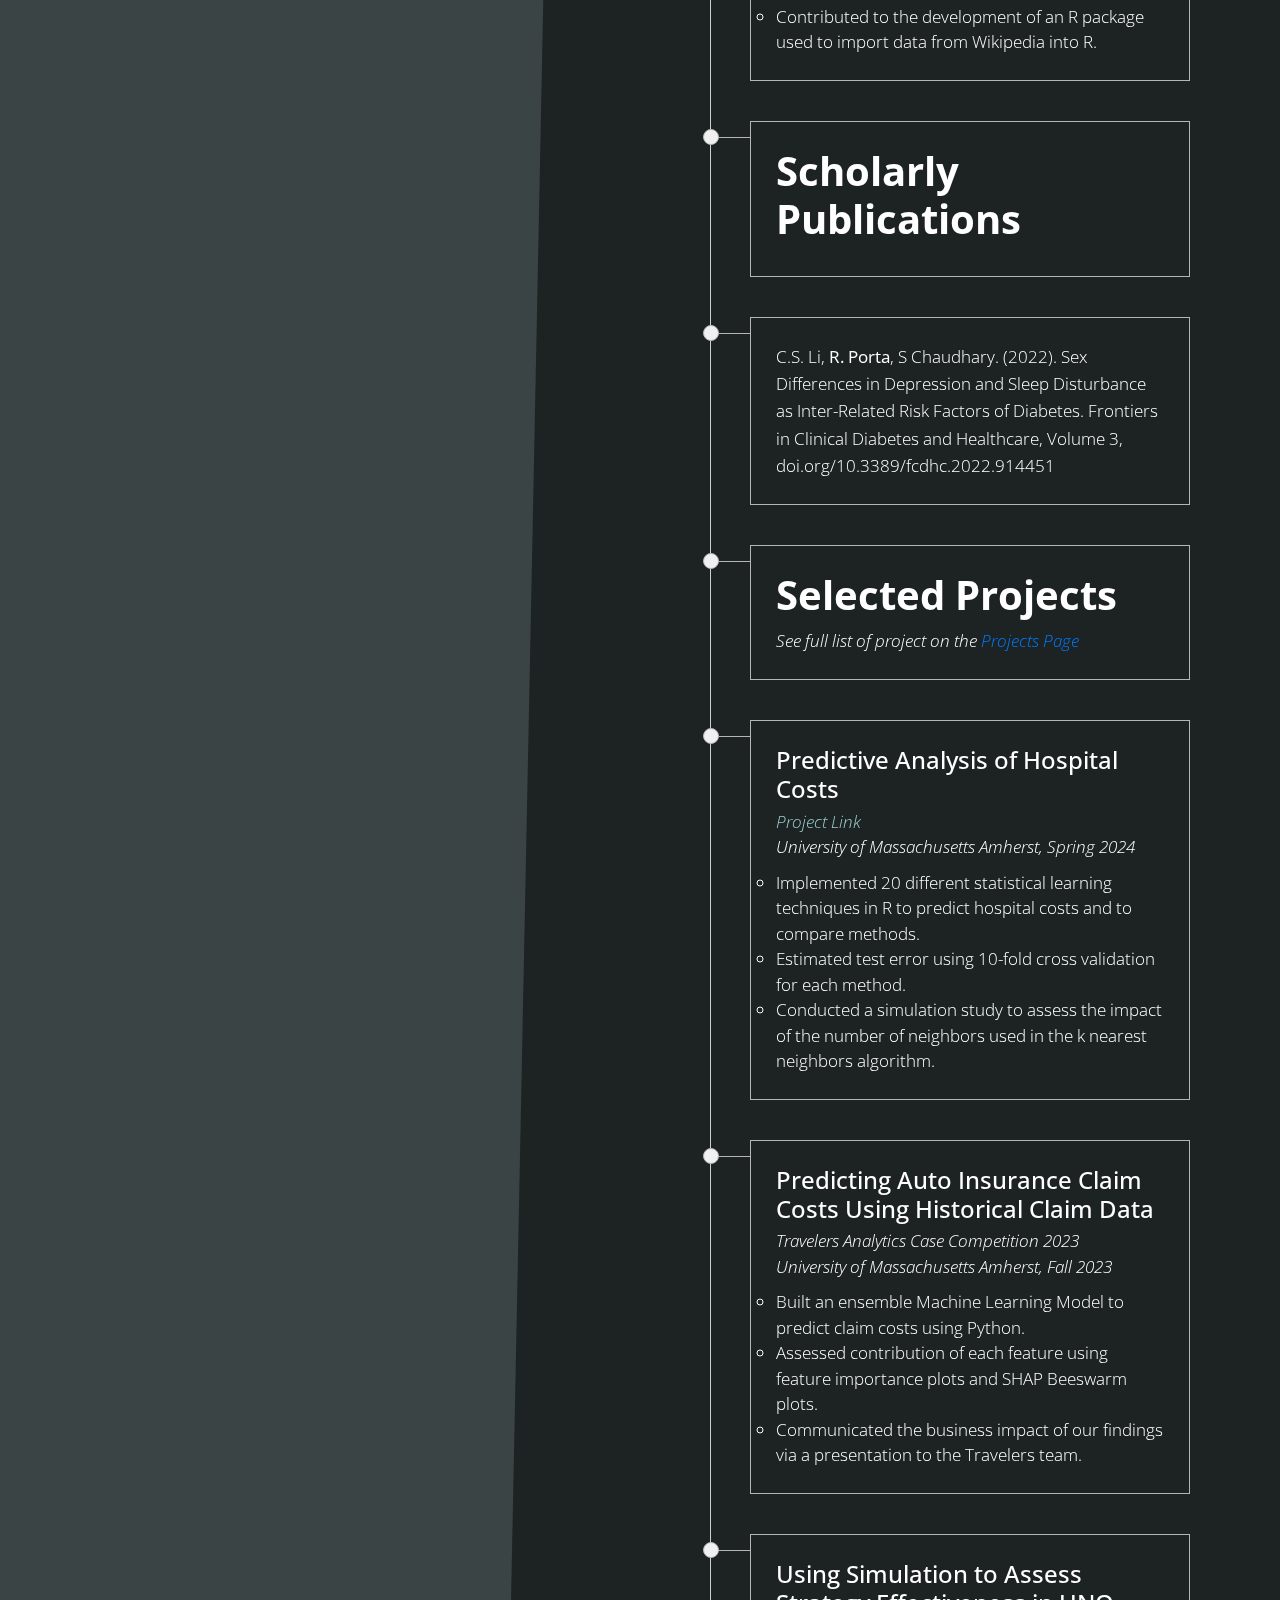
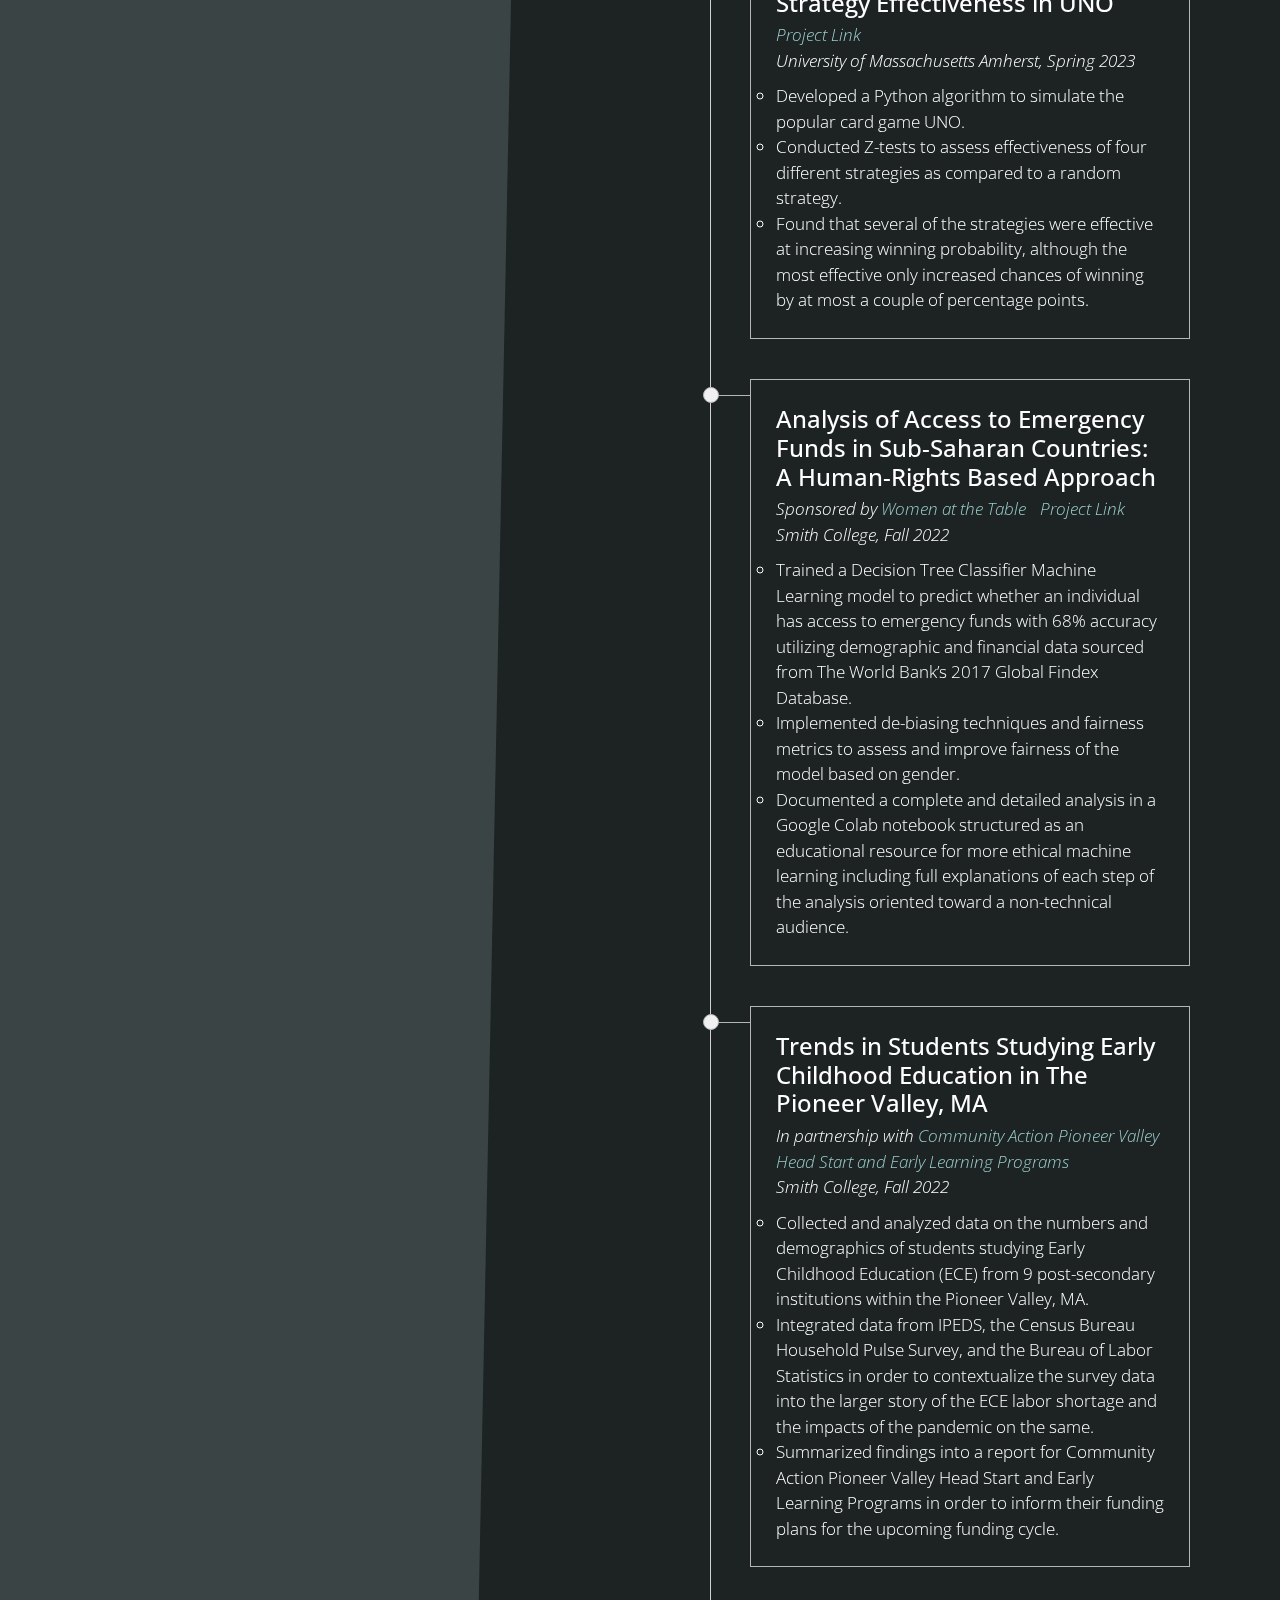
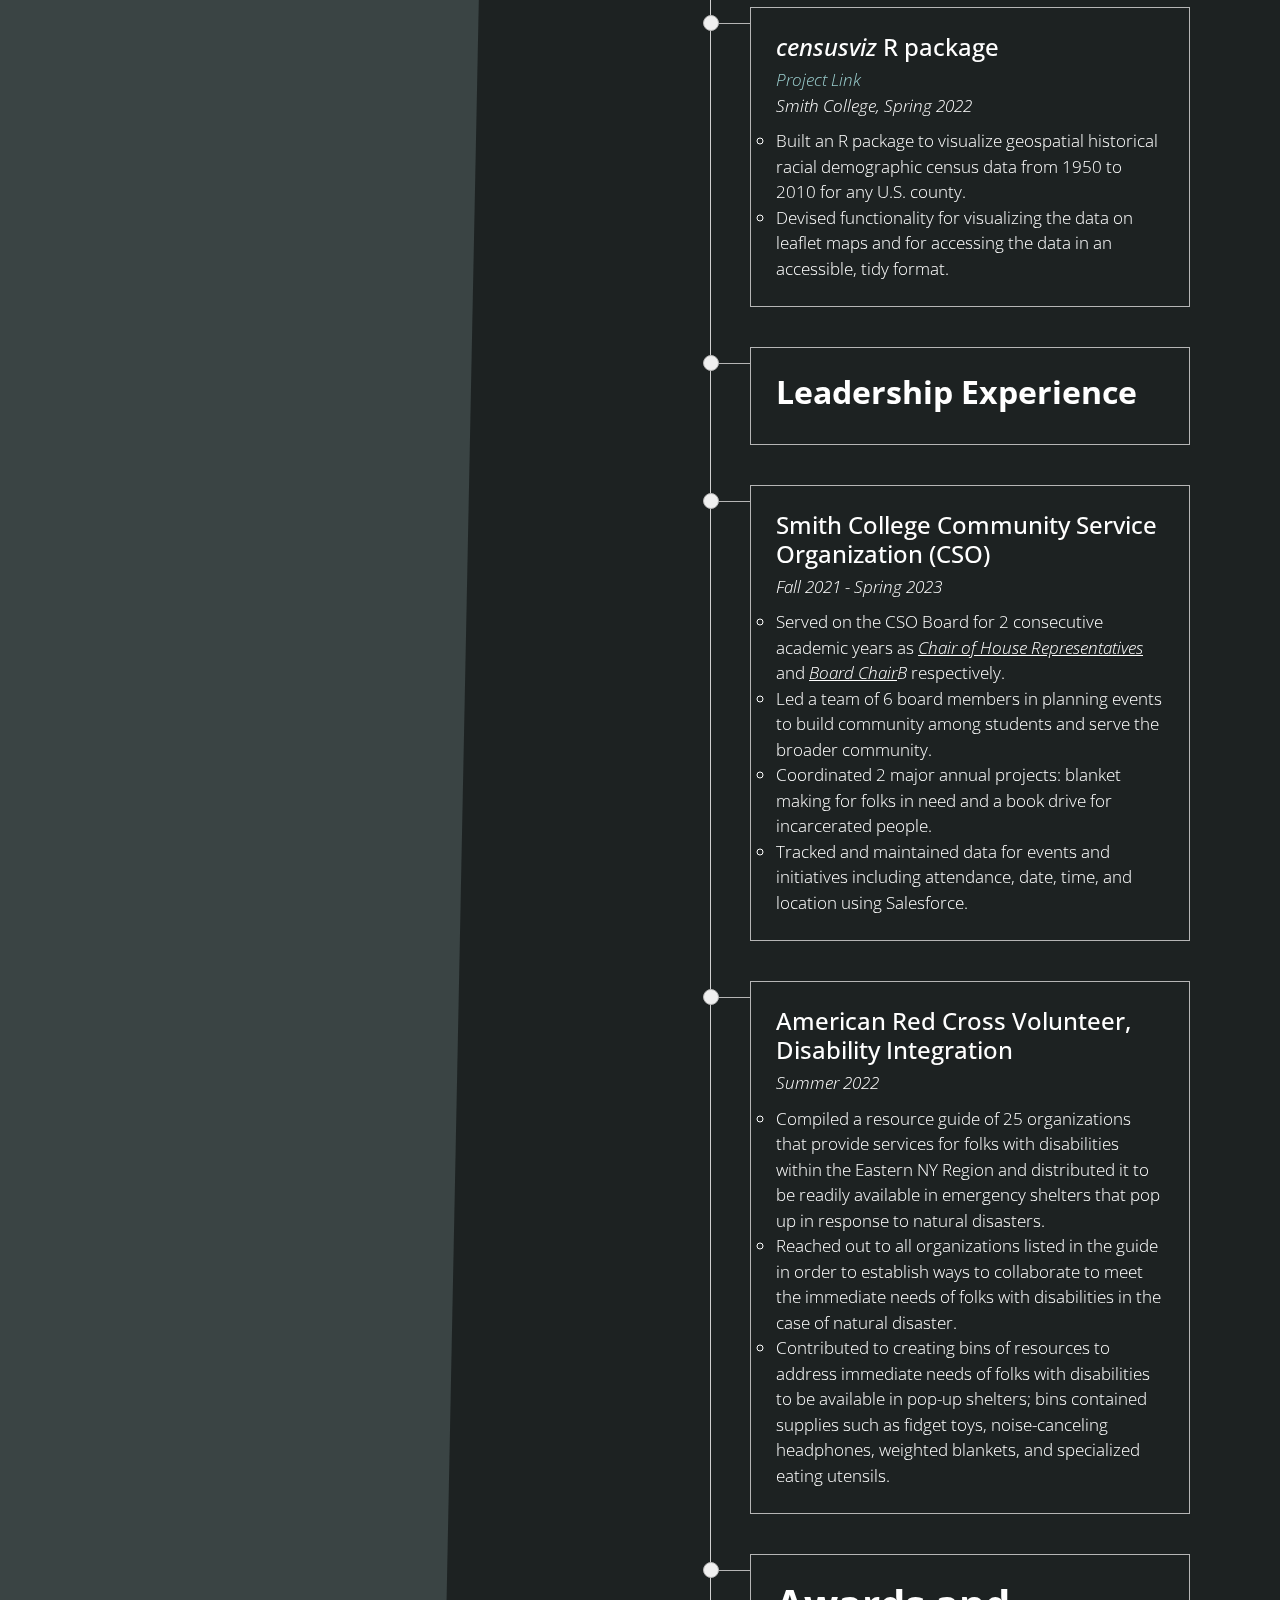
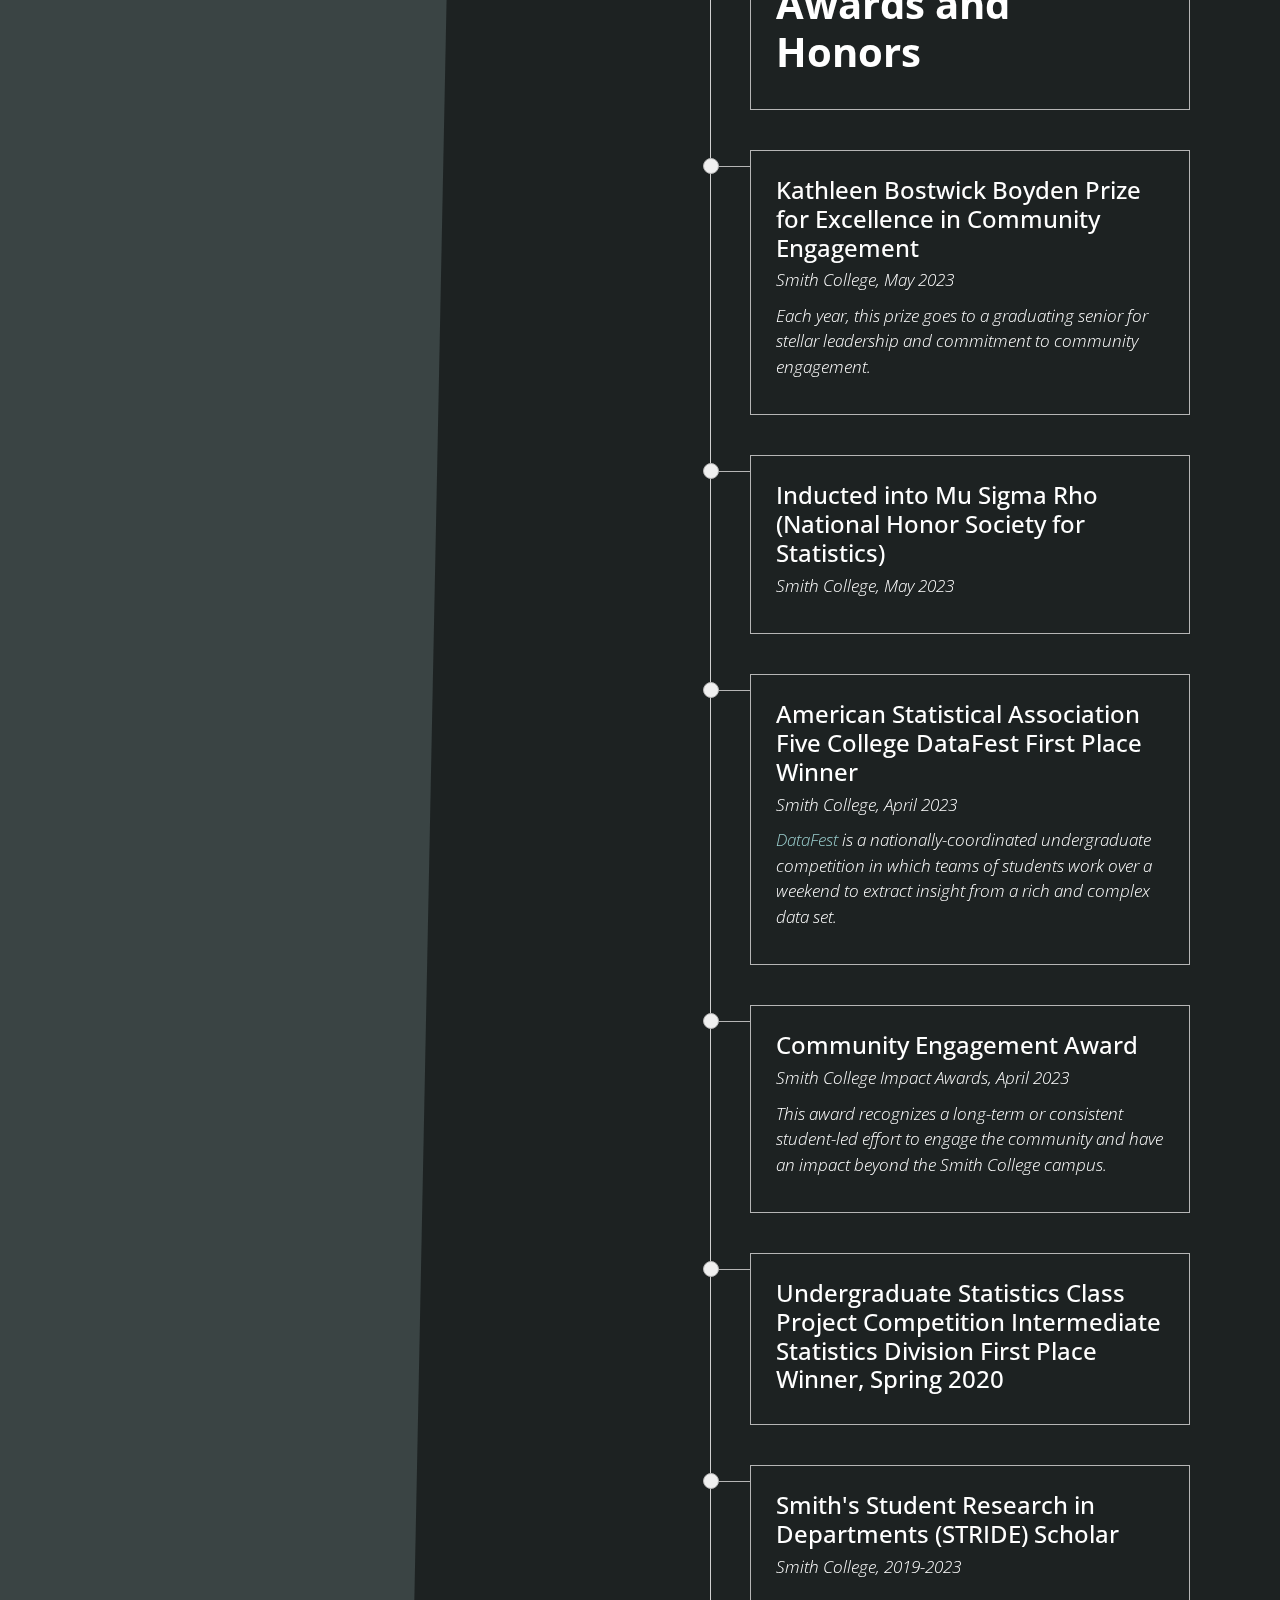
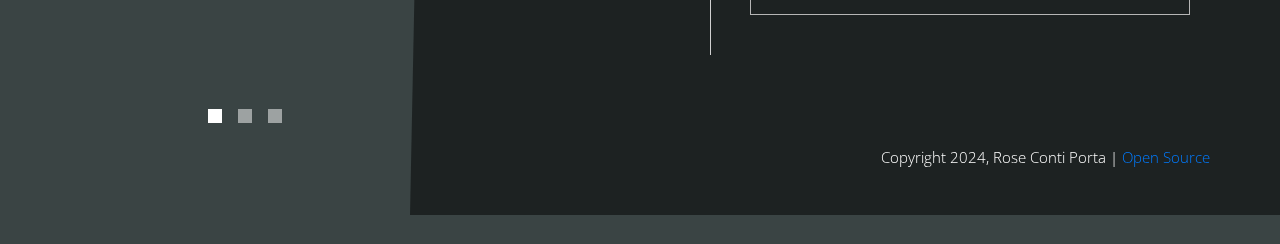
<file: resume.html>
<!DOCTYPE html>
<html lang="en">

<head>
    <meta charset="UTF-8">
    <meta name="viewport" content="width=device-width, initial-scale=1.0">
    <meta http-equiv="X-UA-Compatible" content="ie=edge">
    <title>Rose Porta: Resume</title>
    <link href="https://fonts.googleapis.com/css?family=Open+Sans:300,400" rel="stylesheet" /> <!-- https://fonts.google.com/ -->
    <link href="css/bootstrap.min.css" rel="stylesheet" /> <!-- https://getbootstrap.com/ -->
    <link href="fontawesome/css/all.min.css" rel="stylesheet" /> <!-- https://fontawesome.com/ -->
    <link href="css/templatemo-diagoona.css" rel="stylesheet" />
</head>

<body>
    <div class="tm-container">        
        <div>
            <div class="tm-row pt-4">
                <div class="tm-col-left">
                    <div class="tm-site-header media">
                        <div class="media-body">
                            <h1 class="tm-sitename" style="color:#ffffff"><b>Rose Conti Porta</b></h1>
                            <h5 style="color:#ffffff"><b>Statistician Devoted to Supporting the Wellbeing of People and Communities</b></h5>
                        </div>        
                    </div>
                </div>
                <div class="tm-col-right">
                    <nav class="navbar navbar-expand-lg" id="tm-main-nav">
                        <button class="navbar-toggler toggler-example mr-0 ml-auto" type="button" 
                            data-toggle="collapse" data-target="#navbar-nav" 
                            aria-controls="navbar-nav" aria-expanded="false" aria-label="Toggle navigation">
                            <span><i class="fas fa-bars"></i></span>
                        </button>
                        <div class="collapse navbar-collapse tm-nav" id="navbar-nav">
                            <ul class="navbar-nav text-uppercase">
                                <li class="nav-item">
                                    <a class="nav-link tm-nav-link" href="index.html">Home</a>
                                </li>
                                <li class="nav-item">
                                    <a class="nav-link tm-nav-link" href="about.html">About</a>
                                </li>
                                <li class="nav-item active">
                                    <a class="nav-link tm-nav-link" href="resume.html">Resume<span class="sr-only">(current)</span></a>
                                </li>    
                                <li class="nav-item">
                                    <a class="nav-link tm-nav-link" href="projects.html">Projects</a>
                                </li>                        
                                <li class="nav-item">
                                    <a class="nav-link tm-nav-link" href="mailto:rosecporta@icloud.com">Contact</a>
                                </li>
                            </ul>                            
                        </div>                        
                    </nav>
                </div>
            </div>
            
            <div class="tm-row">
                <div class="tm-col-left"></div>
                <main class="tm-col-right">
                    <section class="tm-content">
                        <div class="media my-3 mb-5 tm-service-media tm-service-media-img-l">
                            <!-- Edit Stuff Here -->
                            <ul class='timeline' >
                                <li>
                                    <div class="timeline-content">
                                        <a href="https://github.com/rporta23/rporta23.github.io/blob/main/assets/Rose%20Porta%20Resume.pdf" class="btn btn-primary" target="_blank" rel="noopener noreferrer">Download Resume in PDF Format</a><br>
                                    </div>
                                </li>
                                <li>

									<div class='timeline-content' >

										<h1><b>Education</b></h1>

									</div>

								</li>
                                <li>
                                    <div class="timeline-content">
                                        <h4>University of Massachusetts Amherst</h4>
                                        <em>
                                            <span>Amherst, MA</span>
                                        </em>
                                        <em>
                                            <span>Department of Mathematics and Statistics</span>
                                        </em>
                                        <em>
                                            <span>Master of Science in Statistics Spring 2024</span>
                                        </em>
                                        <em>
                                            <span>Cumulative GPA: 4.0/4.0</span>
                                        </em>
                                        <ul class="timeline">
                                            <li>
                                                <div class="timeline-content">
                                                    <h5><b>Relevant Coursework</b></h5><br>
                                                    <ul>
                                                        <li>Regression Modeling</li>
                                                        <li>Categorical Data Analysis</li>
                                                        <li>Causal Inference</li>
                                                        <li>Statistical Computing</li>
                                                        <li>Mathematical Statistics I and II</li>
                                                        <li>Bayesian Statistics</li>
                                                        <li>Statistical Methods for Data Science</li>
                                                        <li>Statistical Consulting</li>
                                                
                                                    </ul>
                                                </div>
                                            </li>
    

                                    </div>
                                </li>
								<li>

									<div class='timeline-content' >

                                        <h4>Smith College</h4>

                                        <em>
											<span>Northampton, MA</span>
										</em>

										<em>
											<span>Bachelor of Arts, Spring 2023</span>
										</em>

                                        <em>
                                            <span>Major: Data Science</span>
                                        </em>

                                        <em>
                                            <span>Concentration: Community Engagement</span>
                                        </em>

                                        <em>
                                            <span>Cumulative GPA: 3.99/4.0</span>
                                        </em>

                                        <!-- <em>
                                            <span><h5>Relevant Coursework:</h5></span>
                                        </em> -->

										<ul class="timeline">
                                            <li>
                                                <div class="timeline-content">
                                                    <h5><b>Relevant Coursework</b></h5><br>
                                                    <ul>
                                                        <li>Intro to Statistical and Data Sciences</li>
                                                        <li>Multiple Regression Statistics</li>
                                                        <li>Intro to Computer Science</li>
                                                        <li>Communicating with Data</li>
                                                        <li>Programming with Data Structures</li>
                                                        <li>Linear Algebra</li>
                                                        <li>Probability</li>
                                                        <li>Multivariable Calculus</li>
                                                        <li>Discrete Mathematics</li>
                                                        <li>Mathematical Statistics</li>
                                                        <li>Advanced Programming in R</li>
                                                        <li>Data Ethnography</li>
                                                    </ul>
                                                </div>
                                            </li>
                                        </ul>
									</div>

								</li>
                                <li>
                                    <div class="timeline-content">
                                        <h3><b>Skills:</b></h3><br>
                                        <!-- TODO: MAKE THREE COLUMN TABLE -->
                                        R (tidyverse, Shiny); Python; Java; SQL; Mathematica;
                                        Data Wrapper; GitHub; data manipulation; data visualization; data
                                        analysis; data communication; Microsoft Excel; Google Sheets; Google Colaboratory and Jupyter Notebook;
                                        project management, LaTeX
                                    </div>
                                </li>
                                


                                <li>
                                    <div class="timeline-content">
                                        <h1><b>Work Experience</b></h1>
                                    </div>
                                </li>
                                <li>
                                    <div class="timeline-content">
                                        <h4>University of Massachusetts Amherst, Department of Mathematics and Statistics</h4>

										<em>
											<span>Graduate Teaching Assistant</span>
											<span>Fall 2023-Spring 2024</span><br>
											<span>Amherst, MA</span>
										
										</em>

										<p>
											<ul>
												<li>Led 2 weekly discussion classes of 30 students each for Elementary Statistics to engage students in practicing lecture material.</li>
												<li>Synthesized course materials into concise review sheets by chapter including key concepts and hands-on activities.</li>
                                                <li>Held 3 office hours per week to support students in working through homework and preparing for exams.</li>
						
											</ul>
										</p>
                                    </div>
                                </li>
                                
                                <li>
                                    <div class="timeline-content">
                                        <h4>Smith College, Jandon Center for Community Engagement</h4>

										<em>
											<span>Summer Intern</span>
											<span>Summer 2023</span><br>
											<span>Northampton, MA</span>
										
										</em>

										<p>
											<ul>
												<li>Compiled publicly available database of over 150 activist memoirs as a resource for students and faculty at Smith College; used R to web-scrape info from online best-sellers lists. ( <a href="https://scholarworks.smith.edu/dds_data/16/" style="color:#9CC" target="_blank" rel="noopener noreferrer">Project Link</a> )</li>
												<li>Cleaned and visualized data to highlight involvement of over 300 students across 15 Jandon programs for the annual report.</li>
											</ul>
										</p>
                                    </div>
                                </li>
                                
                                <li>
                                    <div class="timeline-content">
                                        <h4>Women's Brick Initiative</h4>

										<em>
											<span>Data Analysis Intern</span>
											<span>Summer 2022</span><br>
											<span>Northampton, MA</span>
											<span><a href="https://github.com/rporta23/WBI" style="color:#9CC" target="_blank" rel="noopener noreferrer">Project Link</a></span>
										</em>

										<p>
											<ul>
												<li>Analyzed diversity and representation within LEGO Minifigures using a database of over 10,000 toys from BrickLink.</li>
												<li>Collaboratively wrote 20 short blog-style articles to convey research findings to the public through the WBI website.</li>
												<li>Used R for web scraping, data wrangling, and data visualization; GitHub for code collaboration and version control. </li>
											</ul>
										</p>
                                    </div>
                                </li>
                                <li>
                                    <div class="timeline-content">
                                        <h4>DSC-WAV: NSF Funded Workforce Development Grant through Smith College</h4>

                                        <em>
                                            <span>Data Science Intern</span>
                                            <span>Fall 2021 - Spring 2022</span><br>
                                            <span>Northampton, MA</span>
                                            <span><a href="https://dsc-wav.github.io/www/projects.html" style="color:#9CC" target="_blank" rel="noopener noreferrer">Website</a></span>
                                        </em>

                                        <p>
                                            <ul>
                                                <li>Collaborated with New England Public Media to convey the impact of Highway I-91’s construction in Springfield, MA.</li>
                                                <li>Built an interactive map using historical images and racial demographic data to visualize community shifts from 1950-2010.</li>
                                                <li>Employed Leaflet and R Shiny to develop the dashboard, and GitHub to work collaboratively according to a Scrum workflow.</li>
                                            </ul>
                                        </p>
                                    </div>
                                </li>
                                <li>
                                    <div class="timeline-content">
                                        <h4>B.I.G. Summer Research Program</h4>
                                        <h6>Institute for Quantitative & Computational Biosciences, UCLA</h6>

                                        <em>
                                            <span>Research Assistant</span>
                                            <span>Summer 2021</span><br>
                                            <span>Los Angeles, CA</span>
                                            <span><a href="https://qcb.ucla.edu/big-summer/big2021/#toggle-id-47" style="color:#9CC" target="_blank" rel="noopener noreferrer">Website</a></span>
                                        </em>

                                        <p>
                                            <ul>
                                                <li>Detected cell type interaction eQTL effects from bulk RNA-seq data using computational methods under Dr. Pasaniuc.</li>
                                                <li>Authored an abstract and delivered a 5-minute presentation to communicate research findings.</li>
                                            </ul>
                                        </p>
                                    </div>
                                </li>
                                <li>
                                    <div class="timeline-content">
                                        <h4>Smith College, Department of Stastical and Data Sciences</h4>

                                        <em>
                                            <span>Research Assistant</span>
                                            <span>Fall 2019 - Spring 2021</span><br>
                                            <span>Northampton, MA</span>
                                        </em>

                                        <p>
                                            <ul>
                                                <li>Edited introductory data science textbook Modern Data Science with R by Dr. Benjamin S. Baumer, et al.</li>
                                                <li>Contributed to the development of an R package used to import data from Wikipedia into R.</li>
                                            </ul>
                                        </p>
                                    </div>
                                </li>

                                <li>
                                    <div class="timeline-content">
                                        <h1><b>Scholarly Publications</b></h1>
                                    </div>
                                </li>

                                <li>
                                    <div class="timeline-content">
                                
                                        <p>
                                            C.S. Li, <b>R. Porta</b>, S Chaudhary. (2022). Sex Differences in Depression and Sleep Disturbance as Inter-Related Risk Factors of Diabetes. Frontiers in Clinical Diabetes and Healthcare, Volume 3, doi.org/10.3389/fcdhc.2022.914451
                                           
                                        </p>
                                    </div>
                                </li>

                                <li>
                                    <div class="timeline-content">
                                        <h1><b>Selected Projects</b></h1>
                                        <p><i> See full list of project on the <a href="./projects.html">Projects Page</a></i></p>
                                    </div>
                                </li>

                                <li>
                                    <div class="timeline-content">
                                        <h4>Predictive Analysis of Hospital Costs</h4>

                                        <em>
                                            <span><span><a href="https://github.com/rporta23/hospital-costs" style="color:#9CC" target="_blank" rel="noopener noreferrer">Project Link</a></span><br></span>
                                            <span>University of Massachusetts Amherst, Spring 2024</span>
                                        </em>

                                        <p>
                                            <ul>
                                                <li>Implemented 20 different statistical learning techniques in R  to predict hospital costs and to compare methods.</li>
                                                <li>Estimated test error using 10-fold cross validation for each method.</li>
                                                <li>Conducted a simulation study to assess the impact of the number of neighbors used in the k nearest neighbors algorithm.</li>
                                            </ul>
                                        </p>
                                    </div>
                                </li>

                                <li>
                                    <div class="timeline-content">
                                        <h4>Predicting Auto Insurance Claim Costs Using Historical Claim Data</h4>

                                        <em>
                                            <span>Travelers Analytics Case Competition 2023</span><br>
                                            <span>University of Massachusetts Amherst, Fall 2023</span>
                                        </em>

                                        <p>
                                            <ul>
                                                <li>Built an ensemble Machine Learning Model to predict claim costs using Python.</li>
                                                <li>Assessed contribution of each feature using feature importance plots and SHAP Beeswarm plots.</li>
                                                <li>Communicated the business impact of our findings via a presentation to the Travelers team.</li>
                                            </ul>
                                        </p>
                                    </div>
                                </li>
                                
                                <li>
                                    <div class="timeline-content">
                                        <h4>Using Simulation to Assess Strategy Effectiveness in UNO</h4>

                                        <em>
                                            <span><a href="https://github.com/rporta23/draw4 " style="color:#9CC" target="_blank" rel="noopener noreferrer">Project Link</a></span><br>
                                            <span>University of Massachusetts Amherst, Spring 2023</span>
                                        </em>

                                        <p>
                                            <ul>
                                                <li>Developed a Python algorithm to simulate the popular card game UNO.</li>
                                                <li>Conducted Z-tests to assess effectiveness of four different strategies as compared to a random strategy.</li>
                                                <li>Found that several of the strategies were effective at increasing winning probability, although the most effective only increased chances of winning by at most a couple of percentage points.</li>
                                            </ul>
                                        </p>
                                    </div>
                                </li>
                                <li>
                                    <div class="timeline-content">
                                        <h4>Analysis of Access to Emergency Funds in Sub-Saharan Countries: A Human-Rights Based Approach</h4>

                                        <em>
                                            <span>Sponsored by <a href="https://www.womenatthetable.net/" style="color:#9CC" target="_blank" rel="noopener noreferrer">Women at the Table</a></span>
                                            <span><a href="https://github.com/sds-capstone/2022-09-proj7-women-at-table" style="color:#9CC" target="_blank" rel="noopener noreferrer">Project Link</a></span><br>
                                            <span>Smith College, Fall 2022</span>
                                        </em>

                                        <p>
                                            <ul>
                                                <li>Trained a Decision Tree Classifier Machine Learning model to predict whether an individual has access to emergency funds with 68% accuracy utilizing demographic and financial data sourced from The World Bank’s 2017 Global Findex Database.</li>
                                                <li>Implemented de-biasing techniques and fairness metrics to assess and improve fairness of the model based on gender.</li>
                                                <li>Documented a complete and detailed analysis in a Google Colab notebook structured as an educational resource for more ethical machine learning including full explanations of each step of the analysis oriented toward a non-technical audience.</li>
                                            </ul>
                                        </p>
                                    </div>
                                </li>
                                
                                <li>
                                    <div class="timeline-content">
                                        <h4>Trends in Students Studying Early Childhood Education in The Pioneer Valley, MA</h4>

                                        <em>
                                            <span>In partnership with <a href="https://www.communityaction.us/head-start-early-learning-programs" style="color:#9CC" target="_blank" rel="noopener noreferrer">Community Action Pioneer Valley Head Start and Early Learning Programs</a></span><br>
                                            <span>Smith College, Fall 2022</span>
                                        </em>

                                        <p>
                                            <ul>
                                                <li>Collected and analyzed data on the numbers and demographics of students studying Early Childhood Education (ECE) from 9 post-secondary institutions within the Pioneer Valley, MA.</li>
                                                <li>Integrated data from IPEDS, the Census Bureau Household Pulse Survey, and the Bureau of Labor Statistics in order to contextualize the survey data into the larger story of the ECE labor shortage and the impacts of the pandemic on the same.</li>
                                                <li>Summarized findings into a report for Community Action Pioneer Valley Head Start and Early Learning Programs in order to inform their funding plans for the upcoming funding cycle.</li>
                                            </ul>
                                        </p>
                                    </div>
                                </li>
                                
                                <li>
                                    <div class="timeline-content">
                                        <h4><i>censusviz</i> R package</h4>

                                        <em>
                                            <span><a href="https://github.com/rporta23/censusviz" style="color:#9CC" target="_blank" rel="noopener noreferrer">Project Link</a></span><br>
                                            <span>Smith College, Spring 2022</span>
                                        </em>

                                        <p>
                                            <ul>
                                                <li>Built an R package to visualize geospatial historical racial demographic census data from 1950 to 2010 for any U.S. county.</li>
                                                <li>Devised functionality for visualizing the data on leaflet maps and for accessing the data in an accessible, tidy format.</li>
                                            </ul>
                                        </p>
                                    </div>
                                </li>

                                <li>
                                    <div class="timeline-content">
                                        <h2><b>Leadership Experience</b></h2>
                                    </div>
                                </li>
                                <li>
                                    <div class="timeline-content">
                                        <h4>Smith College Community Service Organization (CSO)</h4>
                                        <em>
                                            <span>Fall 2021 - Spring 2023</span>
                                        </em>
                                        <p>
                                            <ul>
                                                <li>Served on the CSO Board for 2 consecutive academic years as <em> <u>Chair of House Representatives</u></em> and <em><u>Board Chair</u>B</em> respectively.</li>
                                                <li>Led a team of 6 board members in planning events to build community among students and serve the broader community.</li>
                                                <li>Coordinated 2 major annual projects: blanket making for folks in need and a book drive for incarcerated people.</li>
                                                <li>Tracked and maintained data for events and initiatives including attendance, date, time, and location using Salesforce.</li>
                                            </ul>
                                        </p>
                                    </div>
                                </li>
                                
                                <li>
                                    <div class="timeline-content">
                                        <h4>American Red Cross Volunteer, Disability Integration</h4>
                                        <em>
                                            <span>Summer 2022</span>
                                        </em>
                                        <p>
                                            <ul>
                                                <li>Compiled a resource guide of 25 organizations that provide services for folks with disabilities within the Eastern NY Region and distributed it to be readily available in emergency shelters that pop up in response to natural disasters. </li>
                                                <li>Reached out to all organizations listed in the guide in order to establish ways to collaborate to meet the immediate needs of folks with disabilities in the case of natural disaster.</li>
                                                <li>Contributed to creating bins of resources to address immediate needs of folks with disabilities to be available in pop-up shelters; bins contained supplies such as fidget toys, noise-canceling headphones, weighted blankets, and specialized eating utensils.</li>
                                            </ul>
                                        </p>
                                    </div>
                                </li>

                                <li>
                                    <div class="timeline-content">
                                        <h1><b>Awards and Honors</b></h1>
                                    </div>
                                </li>
                                <li>
                                    <div class="timeline-content">
                                        <h4>Kathleen Bostwick Boyden Prize for Excellence in Community Engagement</h4>
                                        <em>
                                            <span>Smith College, May 2023</span>
                                        </em>
                                        <em>
                                            <span>Each year, this prize goes to a graduating senior for stellar leadership and commitment to community engagement.</span>
                                        </em>

                                    </div>
                                </li>
                                <li>
                                    <div class="timeline-content">
                                        <h4>Inducted into Mu Sigma Rho (National Honor Society for Statistics)</h4>
                                        <em>
                                            <span>Smith College, May 2023</span>
                                        </em>
                                        

                                    </div>
                                </li>
                                <li>
                                    <div class="timeline-content">
                                        <h4>American Statistical Association Five College DataFest First Place Winner</h4>
                                        <em>
                                            <span>Smith College, April 2023</span>
                                        </em>
                                        <em>
                                            <span><a href="https://www.science.smith.edu/datafest/about/" style="color:#9CC" target="_blank" rel="noopener noreferrer">DataFest</a> is a nationally-coordinated undergraduate competition in which teams of students work over a weekend to extract insight from a rich and complex data set.</span>
                                        </em>

                                    </div>
                                </li>
                                <li>
                                    <div class="timeline-content">
                                        <h4>Community Engagement Award</h4>
                                        <em>
                                            <span>Smith College Impact Awards, April 2023</span>
                                        </em>
                                        <em>
                                            <span>This award recognizes a long-term or consistent student-led effort to engage the community and have an impact beyond the Smith College campus.</span>
                                        </em>

                                    </div>
                                </li>

                                <li>
                                    <div class="timeline-content">
                                        <h4>Undergraduate Statistics Class Project Competition Intermediate Statistics Division First Place Winner, Spring 2020</h4>
                                        

                                    </div>
                                </li>

                                <li>
                                    <div class="timeline-content">
                                        <h4>Smith's Student Research in Departments (STRIDE) Scholar</h4>
                                        
                                        <em>
                                            <span>Smith College, 2019-2023</span>
                                        </em>
                                    </div>
                                </li>

                                
							</ul>
                        </div>                      
                    </section>
                </main>
            </div>
        </div>        

        <div class="tm-row">
            <div class="tm-col-left text-center">            
                <ul class="tm-bg-controls-wrapper">
                    <li class="tm-bg-control active" data-id="0"></li>
                    <li class="tm-bg-control" data-id="1"></li>
                    <li class="tm-bg-control" data-id="2"></li>
                </ul>            
            </div>        
            <div class="tm-col-right tm-col-footer">
                <footer class="tm-site-footer text-right">
                    <p class="mb-0">Copyright 2024, Rose Conti Porta | <a href="https://github.com/rporta23/rporta23.github.io" target="_blank" rel="noopener noreferrer">Open Source</a>
                    <script id="umaring_js" src="https://umaring.mkr.cx/ring.js?id=rporta"></script>
                    <div id="umaring"></div><br>  
                </footer>
            </div>  
        </div>        

        <!-- Diagonal background design -->
        <div class="tm-bg">
            <div class="tm-bg-left"></div>
            <div class="tm-bg-right"></div>
        </div>
    </div>

    <script src="js/jquery-3.4.1.min.js"></script>
    <script src="js/bootstrap.min.js"></script>
    <script src="js/jquery.backstretch.min.js"></script>
    <script src="js/background.js"></script>
</body>

</html>
</file>
<file: css/templatemo-diagoona.css>
body {
    font-family: 'Open Sans', Arial, sans-serif;
    font-size: 17px;
    font-weight: 300;
    overflow-x: hidden;
    color: white;
    background-color: #3a4444;
}

a { 
    transition: all 0.3s ease; 
    text-decoration: none;
}

ul { padding: 0; }
a:hover { text-decoration: none; }
button:focus { outline: none; }
p { line-height: 1.9; }
.tm-logo { margin-right: 20px; }
.tm-slogan { font-size: 0.8rem; }

/* Navigation */
.navbar-toggler {
    padding: 8px 15px;
    border: 0;
    border-radius: 0;
    transform: skewX(-15deg);
    background-color: rgba(0,0,0,0.5);
    color: white;    
}

.navbar-toggler i { transform: skewX(15deg); }

.navbar-expand-lg {
    padding-left: 0;
    padding-right: 0;
}

.navbar-expand-lg .navbar-nav .nav-link { padding: 0; }

.navbar-expand-lg .navbar-nav .tm-nav-link {
    font-size: 1.3rem;
    font-weight: 400;
    color: white;    
    padding-bottom: 30px;    
}

.nav-item { margin-right: 60px; }

.nav-item:last-child { margin-right: 0; }

.nav-item.active .tm-nav-link,
.nav-item:hover .tm-nav-link {
    color: #9CC;
}

/* Page Background */
.tm-bg {
    position: absolute;
    left: 0;
    right: 0;
    width: 100%;
    height: 100%;
    display: flex;
    z-index: -1000;
}

.tm-bg-left,
.tm-bg-right {
    position: relative;
    width: 50%;
    height: 100%;
}

.tm-bg-right { 
    background-color: rgba(0,0,0,0.5);
    background-blend-mode: multiply; 
}

.tm-bg-left {
    border-right: 230px solid rgba(0,0,0,0.5);
    border-top: 100vh solid transparent;
}

.tm-bg-controls-wrapper {
    display: inline-block;
    margin-left: -150px;
}

.tm-bg-control {
    display: inline-block;
    width: 14px;
    height: 14px;
    background-color: rgba(255,255,255,0.5);
    margin: 6px;
    cursor: pointer;
}

.tm-bg-control.active,
.tm-bg-control:hover {
    background-color: white;
}

.tm-container {
    width: 100%;
    height: 100%;
    min-height: 100vh;
    position: relative;
    display: flex;
    flex-direction: column;
    justify-content: space-between;  
}

.tm-row { display: flex; }

.tm-col-left {
    width: 50%;
    height: 100%;
    padding-left: 40px;  
    padding-right: 40px;
}

.tm-col-right {
    width: 50%;
    height: 100%;
    padding-left: 70px;
    padding-right: 70px;
}

.tm-content {
    max-width: 660px;
    margin-top: 50px;
    padding-right: 20px;
}

/*=======================================================
	Resume Section: Authored by Kush Srivastava (https://skushagra.com)
=======================================================*/
.timeline-block .section-header{
	margin-bottom:80px;
}
.timeline{
	margin:0;
	padding:0;
	list-style:none;
	position:relative;
	padding:40px 0;
}
.timeline:before{
	content: ' ';
	position:absolute;
	top:0;
	left:0;
	height:100%;
	width:1px;
	background:#D0D0D0;
}
.timeline > li{
	padding-left:40px;
	margin-bottom:40px;
}
.timeline > li:last-of-type{
	margin-bottom:0;
}
.timeline > li > .timeline-content{
	padding:25px;
	border:solid 1px #B6B6B6;
	position:relative;
}
.timeline > li > .timeline-content:before{
	content: ' ';
	position:absolute;
	top:15px;
	left:-40px;
	width:40px;
	height:1px;
	background:#B6B6B6;
}
.timeline > li > .timeline-content:after{
	content: ' ';
	position:absolute;
	height:16px;
	width:16px;
	border-radius:50%;
	background:#F0F0F0;
	border:solid 1px #B6B6B6;
	top:7px;
	left:-48px;
}
.timeline > li > .timeline-content > h4{
	margin:0;
	margin-bottom:5px;
}
.timeline > li > .timeline-content > em{
	margin-bottom:10px;
	display:block;
	color: rgb(255, 255, 255);
}
.timeline > li > .timeline-content > em > span{
	margin-right:10px;
}
.timeline > li > .timeline-content > p{
	margin:0;
	line-height:1.6em;
	color: rgb(255, 255, 255);
}
.testimonials-block .section-header{
	margin-bottom:80px;
}
.testimonial{
	position:relative;
}
.testimonial > .icon{
	font-size:64px;
	color:#303F9F;
	opacity:.6;
}
.testimonial > p{
	font-size:18px;
	line-height:1.8em;
	color:rgba(0,0,0,.6);
	font-style:italic;
	margin-top:10px;
}
.testimonial > .author{
	margin-top:25px;
}
.testimonial > .author > h4{
	margin:0;
	text-transform:uppercase;
	letter-spacing:2px;
	margin-bottom:5px;
}
.testimonial > .author > span{
	font-style:italic;
	color:rgba(0,0,0,.6);
}
.testimonials-slider .owl-controls{
	font-size:0;
	margin-top:60px;
}
.testimonials-slider .owl-controls .owl-dot{
	display:inline-block;
	*display:inline;
	*zoom:1;
	padding:15px 0;
	margin:-15px 0;
	margin-right:3px;
}
.testimonials-slider .owl-controls .owl-dot > span{
	display:block;
	height:6px;
	width:36px;
	margin-right:7px;
	background:#303F9F;
	opacity:.4;
}
.testimonials-slider .owl-controls .owl-dot.active > span{
	opacity:1;
}

/* end of Resume section */

.tm-about { max-width: 525px; }

::-webkit-scrollbar {
    -webkit-appearance: none;
    width: 10px;
}
  
::-webkit-scrollbar-thumb {
    border-radius: 5px;
    background-color: rgba(255,255,255,.8);
    box-shadow: 0 0 1px rgba(255,255,255,.8);
}

.tm-content-title { font-size: 1.5rem; }
hr { border-top: 1px solid white; }

.btn {
    padding: 10px 25px;
    border-radius: 0;
}

.btn-big {
    padding: 9px 40px;
    font-size: 1.2rem;;
}

.btn-primary {
    background-color: white;
    color: black;
    border: 0;
}

.btn-primary:hover {
    background-color: #9CC;
    color: black;
}

.tm-site-footer {
    padding: 40px 0 20px;
    max-width: 660px;
    font-size: 0.95rem;
}

#umaring a {
    color: white;
    text-decoration: underline;
}


.tm-col-footer { padding-left: 0; }
.tm-text-link { color: white; }

.tm-text-link:hover,
.tm-text-link:focus {
    color: #9CC;
}

/* Service */ 
.tm-service-text { max-width: 365px; }
.tm-service-img { margin-right: 25px; }
.tm-service-img-r { margin-left: 25px; }

/* Contact */
.form-control,
textarea {    
    color: white;
    background-color: transparent;
    background-clip: padding-box;
    border: none;
    border-bottom: 1px solid #999A9B;
    border-radius: 0;
    transition: border-color 0.15s ease-in-out, box-shadow 0.15s ease-in-out;
    padding: 10px 0;
    font-family: 'Open Sans', Arial, sans-serif;
    font-size: 1rem;
    font-weight: 400;
    line-height: 1.5;
}

.form-control:focus {
    color: white;
    background-color: transparent;    
    box-shadow: none;
    border-color: #9CC;
    outline: none;
}

.mb-85 { margin-bottom: 85px; }
.tm-contact-main { max-width: 690px; }

.tm-contact {
    max-width: 420px;
    margin-left: auto;
    margin-right: auto;
}

.form-control::-webkit-input-placeholder { color: white; } /* Edge */  
.form-control:-ms-input-placeholder { color: white; } /* Internet Explorer 10-11 */  
.form-control::placeholder { color: white; }

@media (max-width: 1200px) {
    .nav-item { margin-right: 30px; }

    .tm-page-right {
        padding-left: 30px;
        padding-right: 30px;
    }
}

@media (max-width: 992px) {    
    .tm-nav {
        position: absolute;
        background: rgba(0, 0, 0, 0.8);
        color: white;
        top: 44px;
        right: 4px;
    }

    .navbar-expand-lg .navbar-nav .tm-nav-link {
        color: white;
        font-size: 1.1rem;
        padding: 13px 20px;
    }

    .nav-item { margin-right: 0; }

    .nav-item.active .tm-nav-link,
    .nav-item:hover .tm-nav-link {
        color: #9CC;
    }

    .tm-content { margin-top: 20px; }
    .tm-site-footer { padding-top: 40px; }
    .tm-col-left { width: 40%; }

    .tm-col-right {
        width: 60%;
        padding-left: 100px;
        padding-right: 30px;
    }
    
    .tm-col-footer { padding-left: 0; }
}

@media (max-width: 768px) {
    .tm-row { flex-direction: column; }

    .tm-col-left,
    .tm-col-right,
    .tm-bg-left,
    .tm-bg-right {
        width: 100%;
    }

    #tm-main-nav {
        position: fixed;
        top: 50px;
        right: 40px;
        padding-bottom: 0;
    }  
    
    .tm-bg { flex-direction: column; }

    .tm-bg-left {
        height: 200px;        
        border-bottom: 50px solid rgba(0,0,0,0.5);
        border-right: 0;
        border-top: 0;
    }

    .tm-bg-right { height: calc(100% - 200px); }

    .tm-bg-controls-wrapper {
        margin-left: 0;
        margin-top: 50px;
    }

    .tm-content {
        max-height: none;
        margin-top: 40px;
    }

    .tm-col-right {
        padding-top: 40px;
        padding-left: 30px;
    }

    .tm-col-footer {
        padding-left: 10px;
        padding-right: 10px;
    }
}

@media (max-width: 460px) {
    .tm-logo { margin-right: 15px; }
    h1.tm-sitename {
        font-size: 2.8rem;
        color: #333; /* Adjust the color to ensure good visibility on a light background */
        text-shadow: 1px 1px 1px rgba(0, 0, 0, 0.1); /* Add a subtle text shadow for better contrast */
    }
    .tm-slogan { font-size: 0.8rem; }
}

@media (max-width: 450px), (min-width: 768px) and (max-width: 830px), (min-width: 992px) and (max-width: 1040px) {
    .tm-service-media { flex-direction: column; }
    .tm-service-media-img-l { flex-direction: column-reverse; }
    .tm-service-text { margin-top: 20px; }
    .tm-service-img { margin-right: 0; }
    .tm-service-img-r { margin-left: 0; }
}
</file>
